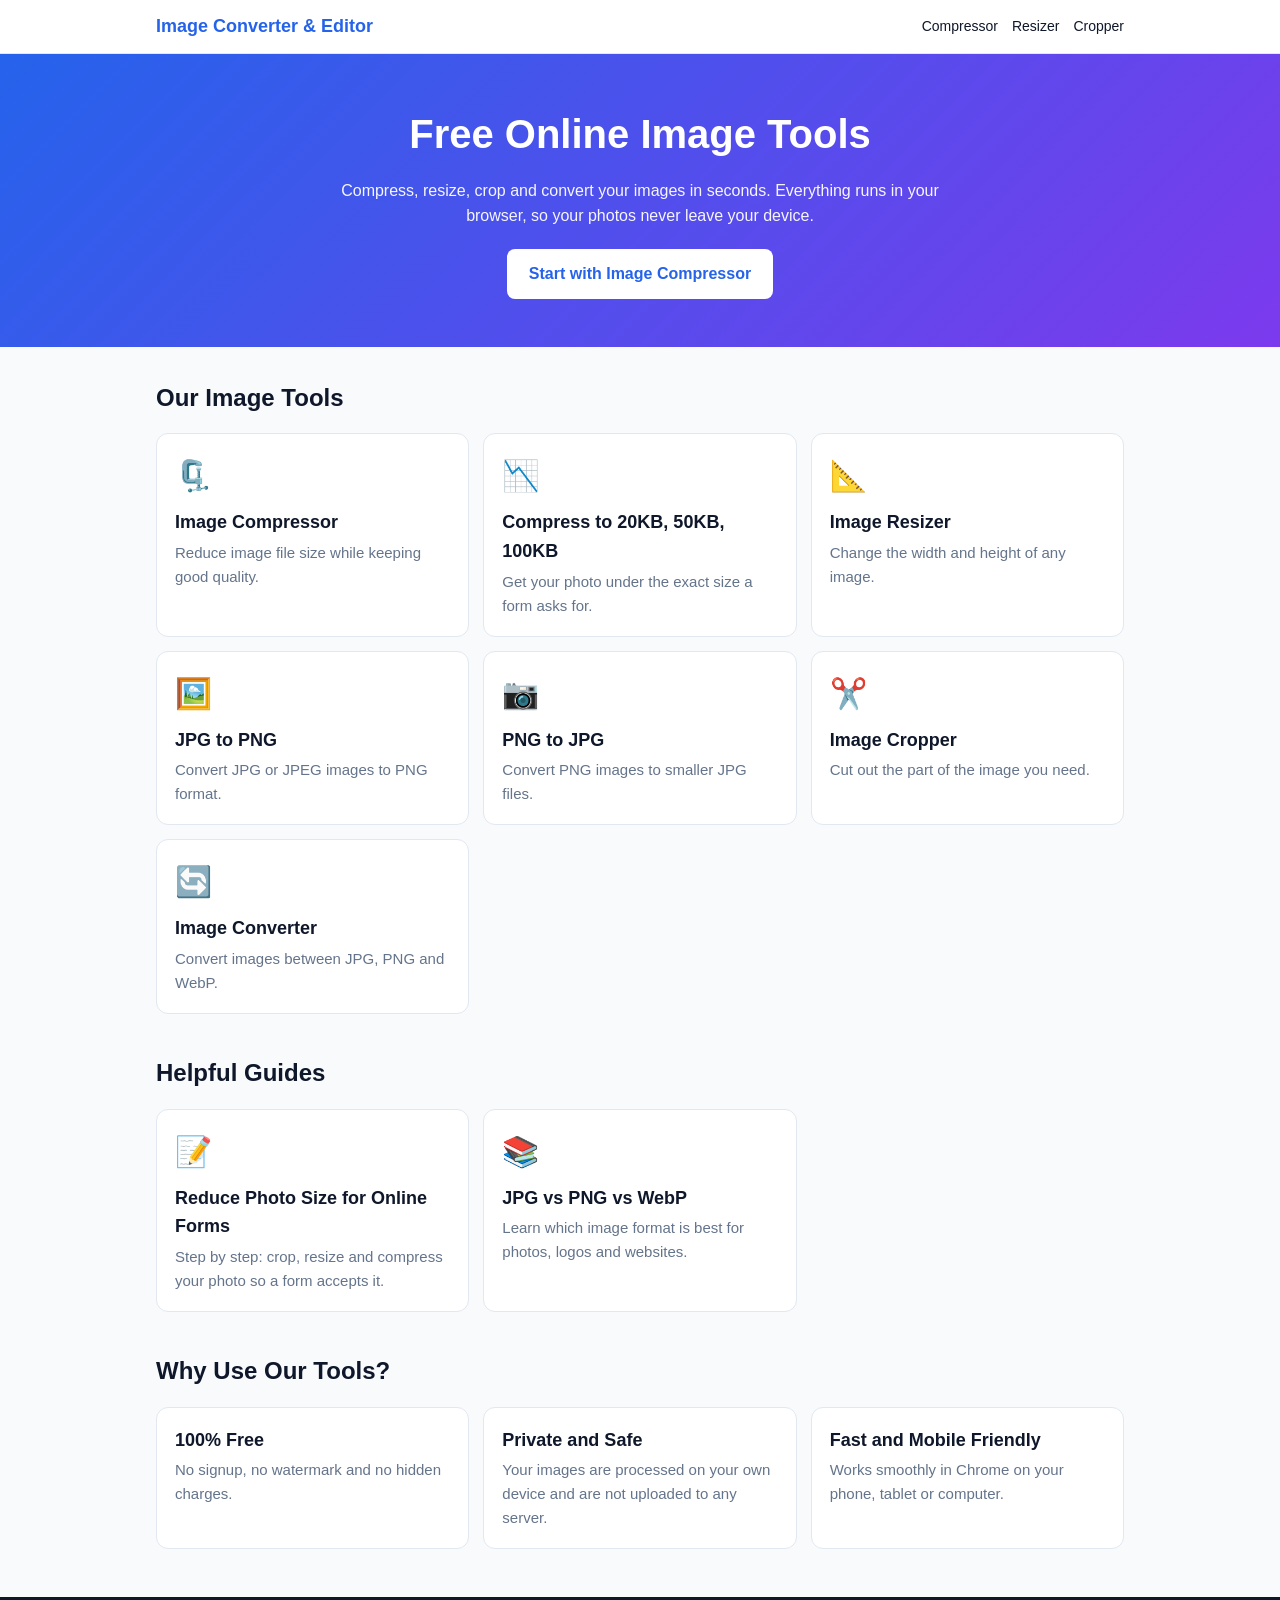
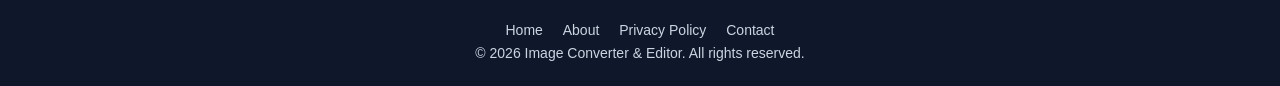
<file: index.html>
<!DOCTYPE html>
<html lang="en">
<head>
  <meta charset="UTF-8">
  <meta name="viewport" content="width=device-width, initial-scale=1">
  <title>Image Converter & Editor - Free Online Image Tools</title>
  <meta name="description" content="Free online image tools: compress, resize, crop and convert images like JPG to PNG and PNG to JPG. Compress a photo to 20KB, 50KB or 100KB. Fast, private and works on your phone.">
  <link rel="stylesheet" href="style.css">
</head>
<body>

  <header class="site-header">
    <div class="container header-inner">
      <a href="index.html" class="logo">Image Converter &amp; Editor</a>
      <nav class="nav">
        <a href="image-compressor.html">Compressor</a>
        <a href="image-resizer.html">Resizer</a>
        <a href="image-cropper.html">Cropper</a>
      </nav>
    </div>
  </header>

  <main>
    <section class="hero">
      <div class="container">
        <h1>Free Online Image Tools</h1>
        <p>Compress, resize, crop and convert your images in seconds. Everything runs in your browser, so your photos never leave your device.</p>
        <a href="image-compressor.html" class="btn">Start with Image Compressor</a>
      </div>
    </section>

    <section class="container section">
      <h2>Our Image Tools</h2>
      <div class="grid">

        <a class="card" href="image-compressor.html">
          <span class="icon">🗜️</span>
          <h3>Image Compressor</h3>
          <p>Reduce image file size while keeping good quality.</p>
        </a>

        <a class="card" href="compress-image-to-kb.html">
          <span class="icon">📉</span>
          <h3>Compress to 20KB, 50KB, 100KB</h3>
          <p>Get your photo under the exact size a form asks for.</p>
        </a>

        <a class="card" href="image-resizer.html">
          <span class="icon">📐</span>
          <h3>Image Resizer</h3>
          <p>Change the width and height of any image.</p>
        </a>

        <a class="card" href="jpg-to-png.html">
          <span class="icon">🖼️</span>
          <h3>JPG to PNG</h3>
          <p>Convert JPG or JPEG images to PNG format.</p>
        </a>

        <a class="card" href="png-to-jpg.html">
          <span class="icon">📷</span>
          <h3>PNG to JPG</h3>
          <p>Convert PNG images to smaller JPG files.</p>
        </a>

        <a class="card" href="image-cropper.html">
          <span class="icon">✂️</span>
          <h3>Image Cropper</h3>
          <p>Cut out the part of the image you need.</p>
        </a>

        <a class="card" href="image-converter.html">
          <span class="icon">🔄</span>
          <h3>Image Converter</h3>
          <p>Convert images between JPG, PNG and WebP.</p>
        </a>

      </div>
    </section>

    <section class="container section">
      <h2>Helpful Guides</h2>
      <div class="grid">

        <a class="card" href="reduce-photo-size-for-online-forms.html">
          <span class="icon">📝</span>
          <h3>Reduce Photo Size for Online Forms</h3>
          <p>Step by step: crop, resize and compress your photo so a form accepts it.</p>
        </a>

        <a class="card" href="jpg-vs-png-vs-webp.html">
          <span class="icon">📚</span>
          <h3>JPG vs PNG vs WebP</h3>
          <p>Learn which image format is best for photos, logos and websites.</p>
        </a>

      </div>
    </section>

    <section class="container section">
      <h2>Why Use Our Tools?</h2>
      <div class="grid">
        <div class="feature">
          <h3>100% Free</h3>
          <p>No signup, no watermark and no hidden charges.</p>
        </div>
        <div class="feature">
          <h3>Private and Safe</h3>
          <p>Your images are processed on your own device and are not uploaded to any server.</p>
        </div>
        <div class="feature">
          <h3>Fast and Mobile Friendly</h3>
          <p>Works smoothly in Chrome on your phone, tablet or computer.</p>
        </div>
      </div>
    </section>
  </main>

  <footer class="site-footer">
    <div class="container">
      <p>
        <a href="index.html">Home</a>
        <a href="about.html">About</a>
        <a href="privacy-policy.html">Privacy Policy</a>
        <a href="contact.html">Contact</a>
      </p>
      <p>&copy; 2026 Image Converter &amp; Editor. All rights reserved.</p>
    </div>
  </footer>

</body>
</html>
</file>
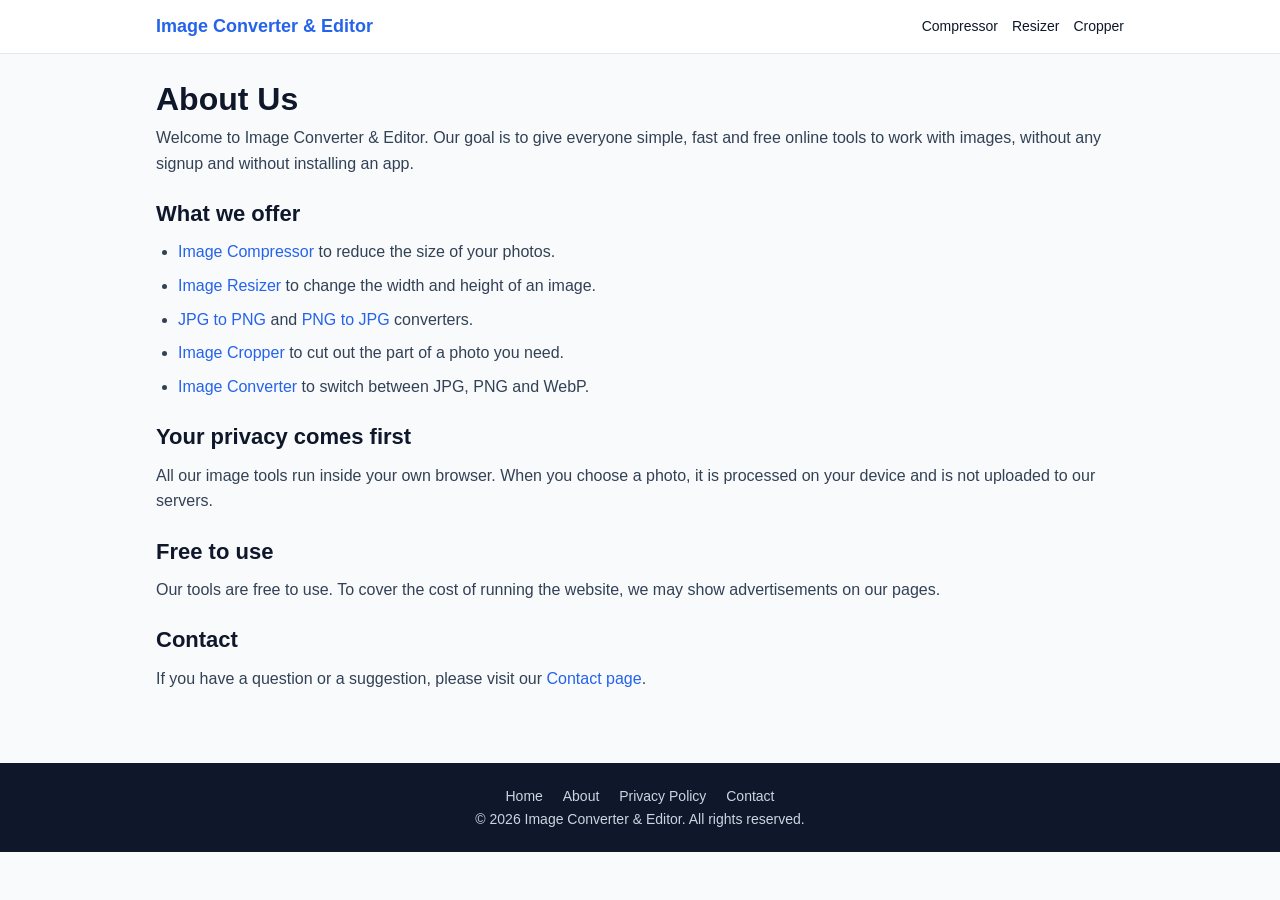
<file: about.html>
<!DOCTYPE html>
<html lang="en">
<head>
  <meta charset="UTF-8">
  <meta name="viewport" content="width=device-width, initial-scale=1">
  <title>About Us - Image Converter & Editor</title>
  <meta name="description" content="Learn about Image Converter & Editor, a free website with simple online image tools to compress, resize, crop and convert images.">
  <link rel="stylesheet" href="style.css">
</head>
<body>

  <header class="site-header">
    <div class="container header-inner">
      <a href="index.html" class="logo">Image Converter &amp; Editor</a>
      <nav class="nav">
        <a href="image-compressor.html">Compressor</a>
        <a href="image-resizer.html">Resizer</a>
        <a href="image-cropper.html">Cropper</a>
      </nav>
    </div>
  </header>

  <main class="container article">
    <h1 style="margin-top:20px;">About Us</h1>

    <p>Welcome to Image Converter &amp; Editor. Our goal is to give everyone simple, fast and free online tools to work with images, without any signup and without installing an app.</p>

    <h2>What we offer</h2>
    <ul>
      <li><a href="image-compressor.html" style="color:#2563eb;">Image Compressor</a> to reduce the size of your photos.</li>
      <li><a href="image-resizer.html" style="color:#2563eb;">Image Resizer</a> to change the width and height of an image.</li>
      <li><a href="jpg-to-png.html" style="color:#2563eb;">JPG to PNG</a> and <a href="png-to-jpg.html" style="color:#2563eb;">PNG to JPG</a> converters.</li>
      <li><a href="image-cropper.html" style="color:#2563eb;">Image Cropper</a> to cut out the part of a photo you need.</li>
      <li><a href="image-converter.html" style="color:#2563eb;">Image Converter</a> to switch between JPG, PNG and WebP.</li>
    </ul>

    <h2>Your privacy comes first</h2>
    <p>All our image tools run inside your own browser. When you choose a photo, it is processed on your device and is not uploaded to our servers.</p>

    <h2>Free to use</h2>
    <p>Our tools are free to use. To cover the cost of running the website, we may show advertisements on our pages.</p>

    <h2>Contact</h2>
    <p>If you have a question or a suggestion, please visit our <a href="contact.html" style="color:#2563eb;">Contact page</a>.</p>
  </main>

  <footer class="site-footer">
    <div class="container">
      <p>
        <a href="index.html">Home</a>
        <a href="about.html">About</a>
        <a href="privacy-policy.html">Privacy Policy</a>
        <a href="contact.html">Contact</a>
      </p>
      <p>&copy; 2026 Image Converter &amp; Editor. All rights reserved.</p>
    </div>
  </footer>

</body>
</html>
</file>
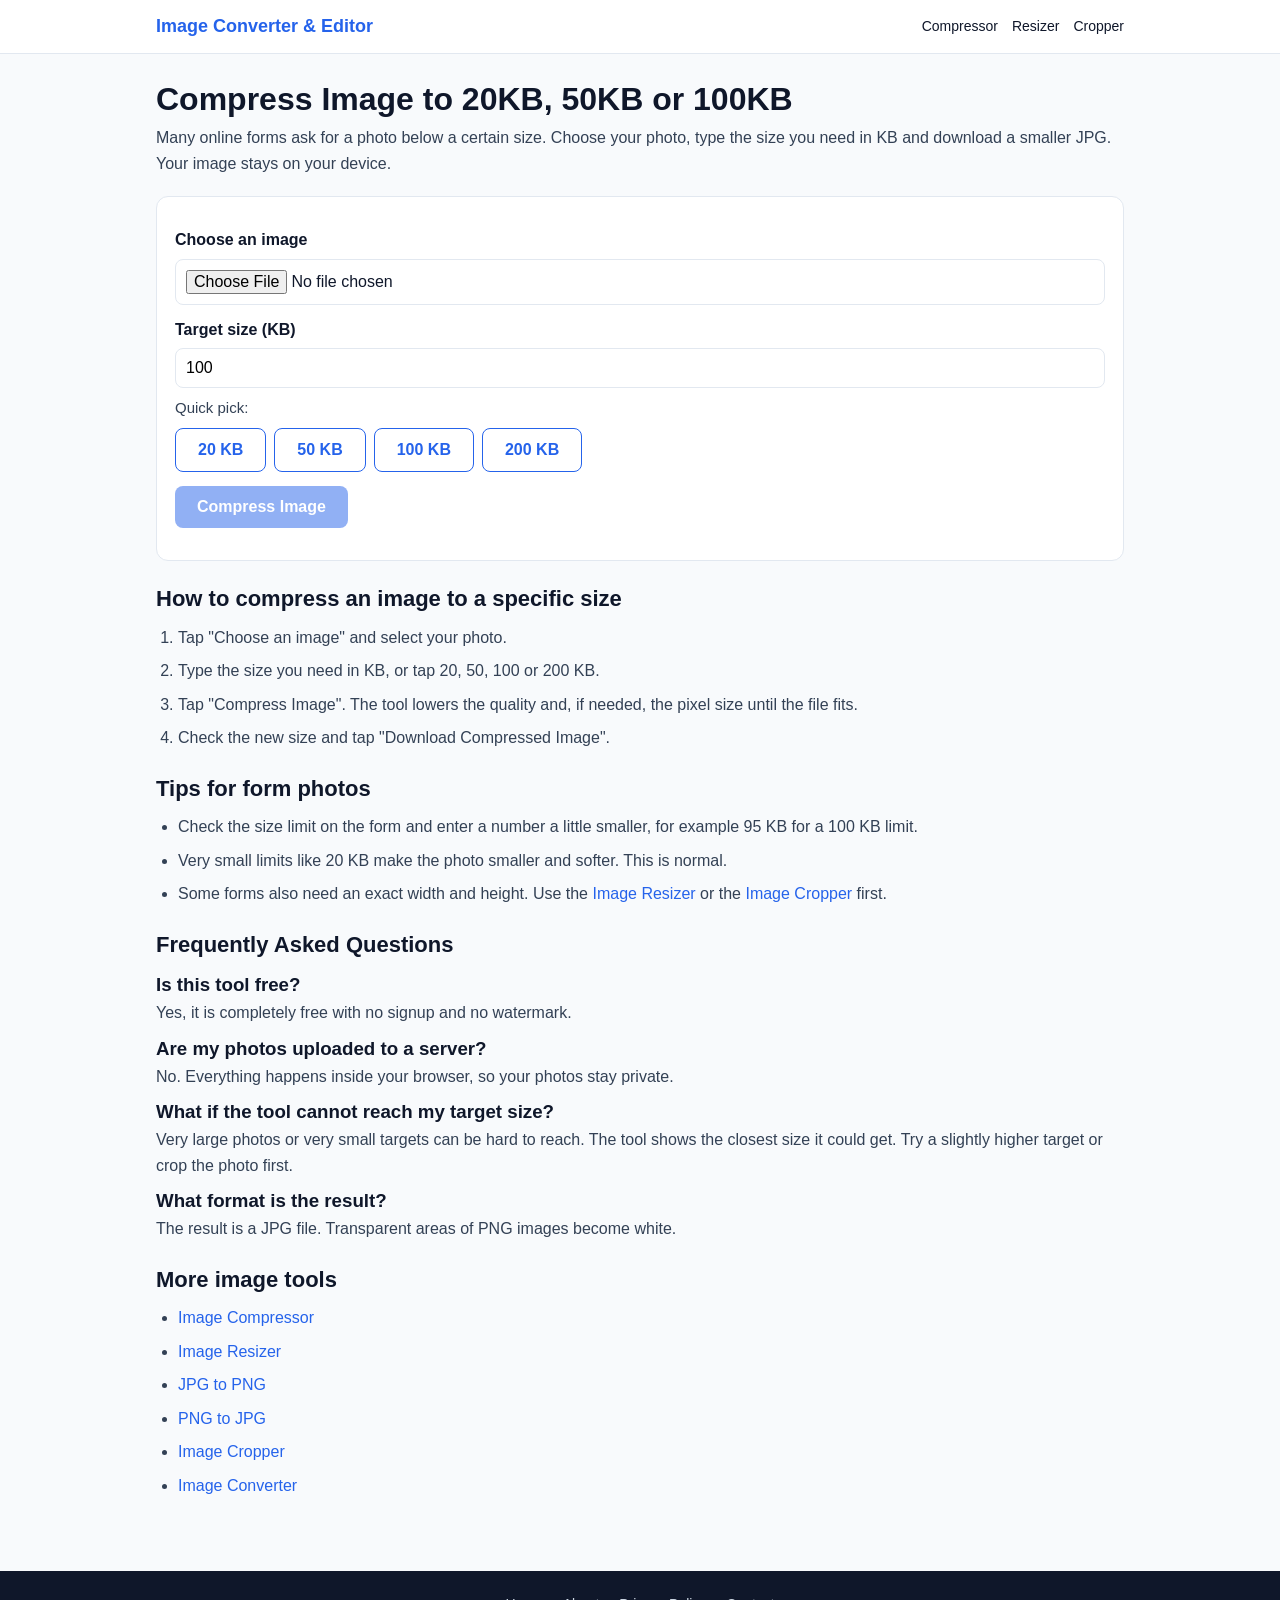
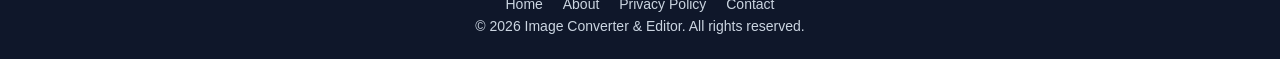
<file: compress-image-to-kb.html>
<!DOCTYPE html>
<html lang="en">
<head>
  <meta charset="UTF-8">
  <meta name="viewport" content="width=device-width, initial-scale=1">
  <title>Compress Image to 20KB, 50KB, 100KB - Free Online Tool</title>
  <meta name="description" content="Compress a JPG or PNG photo to an exact size like 20KB, 50KB or 100KB for free. Useful for online forms and exam photos. Works in your browser, no upload.">
  <link rel="stylesheet" href="style.css">
</head>
<body>

  <header class="site-header">
    <div class="container header-inner">
      <a href="index.html" class="logo">Image Converter &amp; Editor</a>
      <nav class="nav">
        <a href="image-compressor.html">Compressor</a>
        <a href="image-resizer.html">Resizer</a>
        <a href="image-cropper.html">Cropper</a>
      </nav>
    </div>
  </header>

  <main class="container article">
    <h1 style="margin-top:20px;">Compress Image to 20KB, 50KB or 100KB</h1>
    <p>Many online forms ask for a photo below a certain size. Choose your photo, type the size you need in KB and download a smaller JPG. Your image stays on your device.</p>

    <div class="tool-box">
      <label for="file">Choose an image</label>
      <input type="file" id="file" accept="image/*">

      <label for="target">Target size (KB)</label>
      <input type="number" id="target" min="5" max="5000" value="100">

      <p class="result" style="margin-top:8px;">Quick pick:</p>
      <div style="display:flex; flex-wrap:wrap; gap:8px;">
        <button type="button" class="btn" style="border:1px solid #2563eb;" data-kb="20">20 KB</button>
        <button type="button" class="btn" style="border:1px solid #2563eb;" data-kb="50">50 KB</button>
        <button type="button" class="btn" style="border:1px solid #2563eb;" data-kb="100">100 KB</button>
        <button type="button" class="btn" style="border:1px solid #2563eb;" data-kb="200">200 KB</button>
      </div>

      <button class="btn btn-primary" id="go" style="margin-top:14px;" disabled>Compress Image</button>

      <div class="result" id="result"></div>
      <img id="preview" alt="Compressed image preview" style="display:none;">
      <a id="download" class="btn btn-primary" style="display:none; margin-top:12px;" download="compressed.jpg">Download Compressed Image</a>
    </div>

    <h2>How to compress an image to a specific size</h2>
    <ol>
      <li>Tap "Choose an image" and select your photo.</li>
      <li>Type the size you need in KB, or tap 20, 50, 100 or 200 KB.</li>
      <li>Tap "Compress Image". The tool lowers the quality and, if needed, the pixel size until the file fits.</li>
      <li>Check the new size and tap "Download Compressed Image".</li>
    </ol>

    <h2>Tips for form photos</h2>
    <ul>
      <li>Check the size limit on the form and enter a number a little smaller, for example 95 KB for a 100 KB limit.</li>
      <li>Very small limits like 20 KB make the photo smaller and softer. This is normal.</li>
      <li>Some forms also need an exact width and height. Use the <a href="image-resizer.html" style="color:#2563eb;">Image Resizer</a> or the <a href="image-cropper.html" style="color:#2563eb;">Image Cropper</a> first.</li>
    </ul>

    <h2>Frequently Asked Questions</h2>
    <h3>Is this tool free?</h3>
    <p>Yes, it is completely free with no signup and no watermark.</p>
    <h3>Are my photos uploaded to a server?</h3>
    <p>No. Everything happens inside your browser, so your photos stay private.</p>
    <h3>What if the tool cannot reach my target size?</h3>
    <p>Very large photos or very small targets can be hard to reach. The tool shows the closest size it could get. Try a slightly higher target or crop the photo first.</p>
    <h3>What format is the result?</h3>
    <p>The result is a JPG file. Transparent areas of PNG images become white.</p>

    <h2>More image tools</h2>
    <ul>
      <li><a href="image-compressor.html" style="color:#2563eb;">Image Compressor</a></li>
      <li><a href="image-resizer.html" style="color:#2563eb;">Image Resizer</a></li>
      <li><a href="jpg-to-png.html" style="color:#2563eb;">JPG to PNG</a></li>
      <li><a href="png-to-jpg.html" style="color:#2563eb;">PNG to JPG</a></li>
      <li><a href="image-cropper.html" style="color:#2563eb;">Image Cropper</a></li>
      <li><a href="image-converter.html" style="color:#2563eb;">Image Converter</a></li>
    </ul>
  </main>

  <footer class="site-footer">
    <div class="container">
      <p>
        <a href="index.html">Home</a>
        <a href="about.html">About</a>
        <a href="privacy-policy.html">Privacy Policy</a>
        <a href="contact.html">Contact</a>
      </p>
      <p>&copy; 2026 Image Converter &amp; Editor. All rights reserved.</p>
    </div>
  </footer>

  <script>
    var fileInput = document.getElementById('file');
    var targetInput = document.getElementById('target');
    var goBtn = document.getElementById('go');
    var result = document.getElementById('result');
    var preview = document.getElementById('preview');
    var download = document.getElementById('download');
    var currentFile = null;

    function formatSize(bytes) {
      if (bytes < 1024) return bytes + ' B';
      if (bytes < 1048576) return (bytes / 1024).toFixed(1) + ' KB';
      return (bytes / 1048576).toFixed(2) + ' MB';
    }

    function toBlobP(canvas, q) {
      return new Promise(function (resolve) {
        canvas.toBlob(function (b) { resolve(b); }, 'image/jpeg', q);
      });
    }

    function loadImage(file) {
      return new Promise(function (resolve, reject) {
        var url = URL.createObjectURL(file);
        var img = new Image();
        img.onload = function () { URL.revokeObjectURL(url); resolve(img); };
        img.onerror = function () { URL.revokeObjectURL(url); reject(new Error('bad image')); };
        img.src = url;
      });
    }

    async function compressTo(img, targetBytes) {
      var scales = [1, 0.85, 0.7, 0.55, 0.45, 0.35, 0.28, 0.2];
      for (var i = 0; i < scales.length; i++) {
        var s = scales[i];
        var w = Math.max(1, Math.round(img.naturalWidth * s));
        var h = Math.max(1, Math.round(img.naturalHeight * s));
        var canvas = document.createElement('canvas');
        canvas.width = w;
        canvas.height = h;
        var ctx = canvas.getContext('2d');
        ctx.fillStyle = '#ffffff';
        ctx.fillRect(0, 0, w, h);
        ctx.drawImage(img, 0, 0, w, h);

        var last = (i === scales.length - 1);
        var minQ = last ? 0.1 : 0.5;
        var blob = await toBlobP(canvas, minQ);
        if (!blob) continue;

        if (blob.size > targetBytes) {
          if (last) { return { blob: blob, w: w, h: h, ok: false }; }
          continue;
        }

        var lo = minQ, hi = 0.95, good = blob;
        for (var k = 0; k < 6; k++) {
          var mid = (lo + hi) / 2;
          var b = await toBlobP(canvas, mid);
          if (b && b.size <= targetBytes) { good = b; lo = mid; } else { hi = mid; }
        }
        return { blob: good, w: w, h: h, ok: true };
      }
      return null;
    }

    document.querySelectorAll('[data-kb]').forEach(function (btn) {
      btn.addEventListener('click', function () {
        targetInput.value = btn.getAttribute('data-kb');
      });
    });

    fileInput.addEventListener('change', function () {
      currentFile = fileInput.files[0] || null;
      goBtn.disabled = !currentFile;
      preview.style.display = 'none';
      download.style.display = 'none';
      if (currentFile) {
        result.textContent = 'Selected: ' + currentFile.name + ' (' + formatSize(currentFile.size) + ')';
      } else {
        result.textContent = '';
      }
    });

    goBtn.addEventListener('click', async function () {
      if (!currentFile) return;
      var kb = parseFloat(targetInput.value);
      if (!kb || kb < 5 || kb > 5000) {
        result.textContent = 'Please enter a target size between 5 and 5000 KB.';
        return;
      }
      goBtn.disabled = true;
      preview.style.display = 'none';
      download.style.display = 'none';
      result.textContent = 'Compressing... please wait.';

      try {
        var img = await loadImage(currentFile);
        var res = await compressTo(img, Math.floor(kb * 1024));
        if (!res || !res.blob) {
          result.textContent = 'Sorry, this image could not be compressed.';
          goBtn.disabled = false;
          return;
        }
        var newUrl = URL.createObjectURL(res.blob);
        var baseName = currentFile.name.replace(/\.[^.]+$/, '');
        preview.src = newUrl;
        preview.style.display = 'block';
        download.href = newUrl;
        download.download = baseName + '-' + Math.round(kb) + 'kb.jpg';
        download.style.display = 'inline-block';

        var text = 'Original: ' + formatSize(currentFile.size) +
                   ' | New: ' + formatSize(res.blob.size) +
                   ' | Image size: ' + res.w + ' x ' + res.h + ' pixels';
        if (!res.ok) {
          text += ' | Could not reach ' + Math.round(kb) + ' KB. This is the closest size. Try a higher target.';
        } else if (res.w < img.naturalWidth) {
          text += ' | The pixel size was reduced to reach your target.';
        }
        result.textContent = text;
      } catch (e) {
        result.textContent = 'Sorry, this file is not a valid image.';
      }
      goBtn.disabled = false;
    });
  </script>

</body>
</html>
</file>
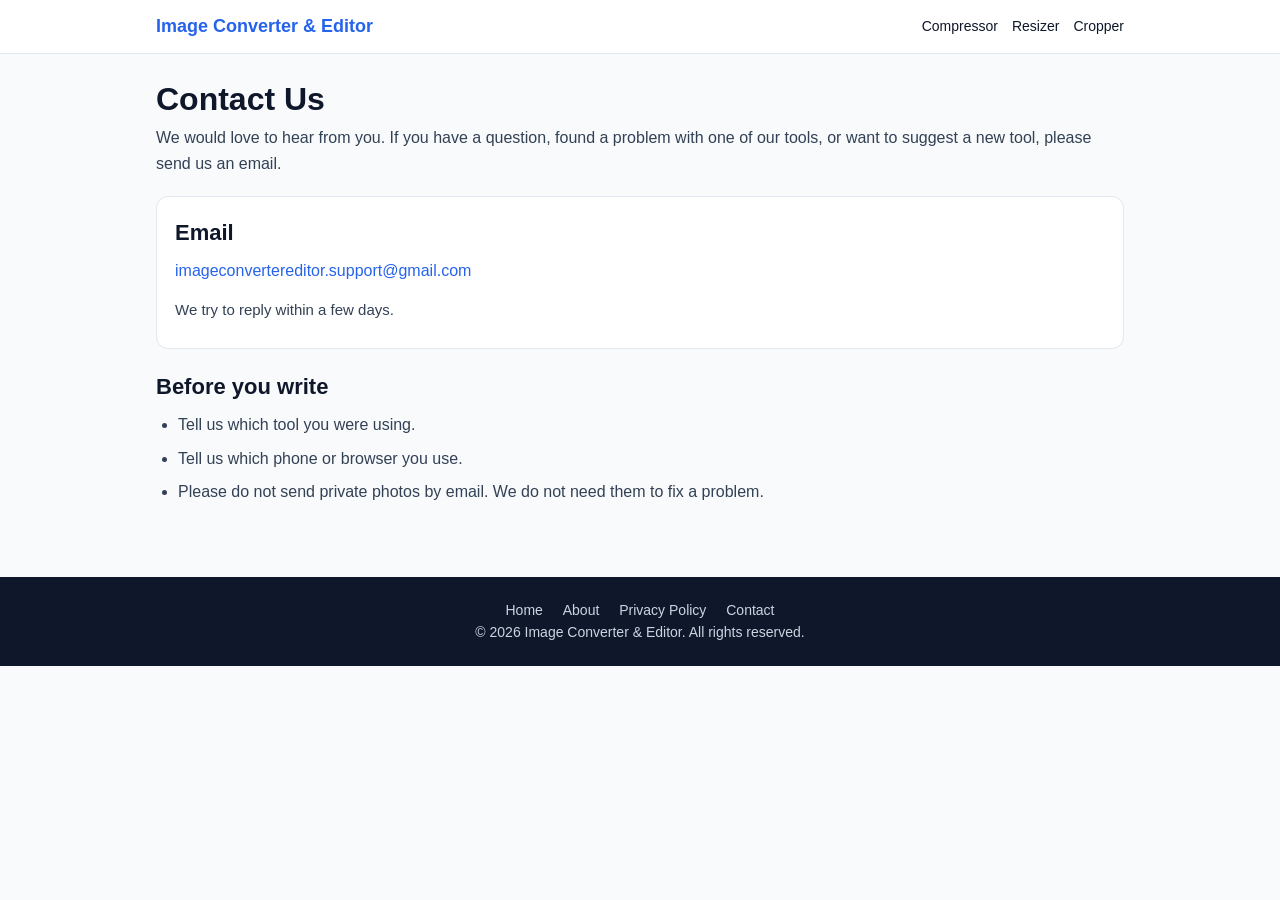
<file: contact.html>
<!DOCTYPE html>
<html lang="en">
<head>
  <meta charset="UTF-8">
  <meta name="viewport" content="width=device-width, initial-scale=1">
  <title>Contact Us - Image Converter & Editor</title>
  <meta name="description" content="Contact Image Converter & Editor. Send us your questions, feedback or suggestions for new image tools.">
  <link rel="stylesheet" href="style.css">
</head>
<body>

  <header class="site-header">
    <div class="container header-inner">
      <a href="index.html" class="logo">Image Converter &amp; Editor</a>
      <nav class="nav">
        <a href="image-compressor.html">Compressor</a>
        <a href="image-resizer.html">Resizer</a>
        <a href="image-cropper.html">Cropper</a>
      </nav>
    </div>
  </header>

  <main class="container article">
    <h1 style="margin-top:20px;">Contact Us</h1>

    <p>We would love to hear from you. If you have a question, found a problem with one of our tools, or want to suggest a new tool, please send us an email.</p>

    <div class="tool-box">
      <h2 style="margin-top:0;">Email</h2>
      <p><a href="mailto:imageconvertereditor.support@gmail.com" style="color:#2563eb;">imageconvertereditor.support@gmail.com</a></p>
      <p class="result">We try to reply within a few days.</p>
    </div>

    <h2>Before you write</h2>
    <ul>
      <li>Tell us which tool you were using.</li>
      <li>Tell us which phone or browser you use.</li>
      <li>Please do not send private photos by email. We do not need them to fix a problem.</li>
    </ul>
  </main>

  <footer class="site-footer">
    <div class="container">
      <p>
        <a href="index.html">Home</a>
        <a href="about.html">About</a>
        <a href="privacy-policy.html">Privacy Policy</a>
        <a href="contact.html">Contact</a>
      </p>
      <p>&copy; 2026 Image Converter &amp; Editor. All rights reserved.</p>
    </div>
  </footer>

</body>
</html>
</file>
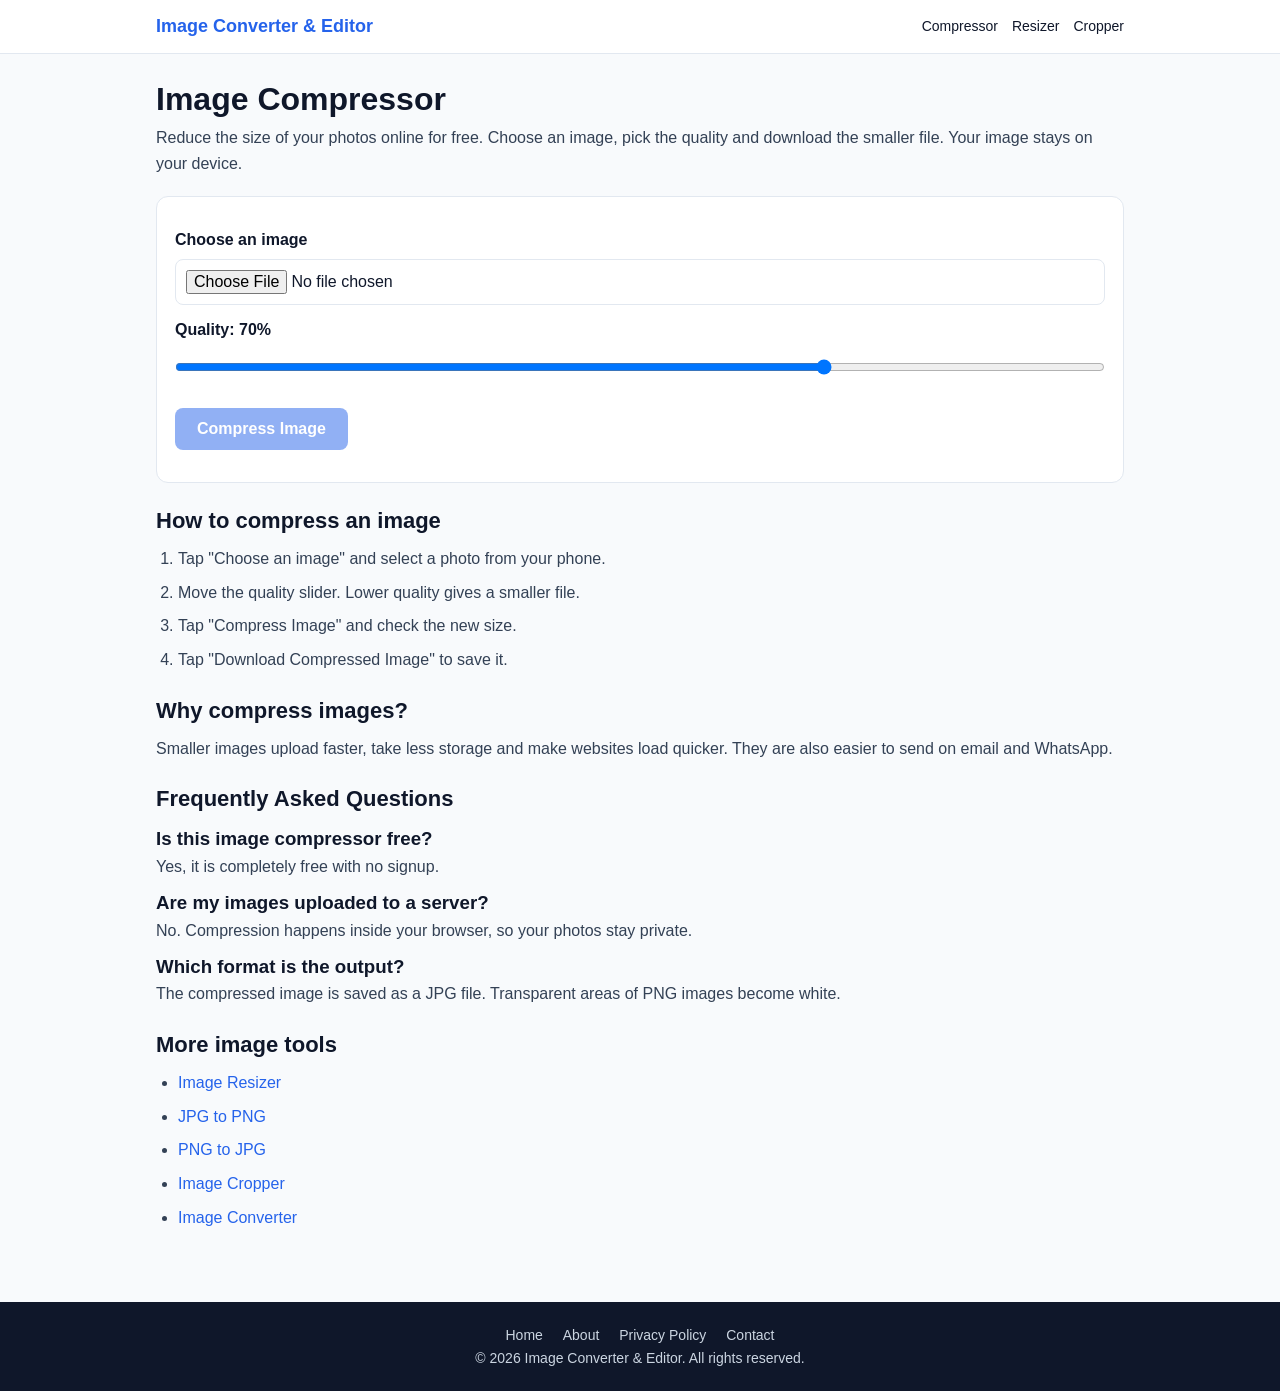
<file: image-compressor.html>
<!DOCTYPE html>
<html lang="en">
<head>
  <meta charset="UTF-8">
  <meta name="viewport" content="width=device-width, initial-scale=1">
  <title>Image Compressor - Compress Images Online Free</title>
  <meta name="description" content="Compress JPG, PNG and WebP images online for free. Reduce image file size in seconds right in your browser. No upload, no signup.">
  <link rel="stylesheet" href="style.css">
</head>
<body>

  <header class="site-header">
    <div class="container header-inner">
      <a href="index.html" class="logo">Image Converter &amp; Editor</a>
      <nav class="nav">
        <a href="image-compressor.html">Compressor</a>
        <a href="image-resizer.html">Resizer</a>
        <a href="image-cropper.html">Cropper</a>
      </nav>
    </div>
  </header>

  <main class="container article">
    <h1 style="margin-top:20px;">Image Compressor</h1>
    <p>Reduce the size of your photos online for free. Choose an image, pick the quality and download the smaller file. Your image stays on your device.</p>

    <div class="tool-box">
      <label for="file">Choose an image</label>
      <input type="file" id="file" accept="image/*">

      <label for="quality">Quality: <span id="qval">70</span>%</label>
      <input type="range" id="quality" min="10" max="95" value="70">

      <button class="btn btn-primary" id="go" style="margin-top:14px;" disabled>Compress Image</button>

      <div class="result" id="result"></div>
      <img id="preview" alt="Compressed image preview" style="display:none;">
      <a id="download" class="btn btn-primary" style="display:none; margin-top:12px;" download="compressed.jpg">Download Compressed Image</a>
    </div>

    <h2>How to compress an image</h2>
    <ol>
      <li>Tap "Choose an image" and select a photo from your phone.</li>
      <li>Move the quality slider. Lower quality gives a smaller file.</li>
      <li>Tap "Compress Image" and check the new size.</li>
      <li>Tap "Download Compressed Image" to save it.</li>
    </ol>

    <h2>Why compress images?</h2>
    <p>Smaller images upload faster, take less storage and make websites load quicker. They are also easier to send on email and WhatsApp.</p>

    <h2>Frequently Asked Questions</h2>
    <h3>Is this image compressor free?</h3>
    <p>Yes, it is completely free with no signup.</p>
    <h3>Are my images uploaded to a server?</h3>
    <p>No. Compression happens inside your browser, so your photos stay private.</p>
    <h3>Which format is the output?</h3>
    <p>The compressed image is saved as a JPG file. Transparent areas of PNG images become white.</p>

    <h2>More image tools</h2>
    <ul>
      <li><a href="image-resizer.html" style="color:#2563eb;">Image Resizer</a></li>
      <li><a href="jpg-to-png.html" style="color:#2563eb;">JPG to PNG</a></li>
      <li><a href="png-to-jpg.html" style="color:#2563eb;">PNG to JPG</a></li>
      <li><a href="image-cropper.html" style="color:#2563eb;">Image Cropper</a></li>
      <li><a href="image-converter.html" style="color:#2563eb;">Image Converter</a></li>
    </ul>
  </main>

  <footer class="site-footer">
    <div class="container">
      <p>
        <a href="index.html">Home</a>
        <a href="about.html">About</a>
        <a href="privacy-policy.html">Privacy Policy</a>
        <a href="contact.html">Contact</a>
      </p>
      <p>&copy; 2026 Image Converter &amp; Editor. All rights reserved.</p>
    </div>
  </footer>

  <script>
    var fileInput = document.getElementById('file');
    var quality = document.getElementById('quality');
    var qval = document.getElementById('qval');
    var goBtn = document.getElementById('go');
    var result = document.getElementById('result');
    var preview = document.getElementById('preview');
    var download = document.getElementById('download');
    var currentFile = null;

    function formatSize(bytes) {
      if (bytes < 1024) return bytes + ' B';
      if (bytes < 1048576) return (bytes / 1024).toFixed(1) + ' KB';
      return (bytes / 1048576).toFixed(2) + ' MB';
    }

    quality.addEventListener('input', function () {
      qval.textContent = quality.value;
    });

    fileInput.addEventListener('change', function () {
      currentFile = fileInput.files[0] || null;
      goBtn.disabled = !currentFile;
      preview.style.display = 'none';
      download.style.display = 'none';
      if (currentFile) {
        result.textContent = 'Selected: ' + currentFile.name + ' (' + formatSize(currentFile.size) + ')';
      } else {
        result.textContent = '';
      }
    });

    goBtn.addEventListener('click', function () {
      if (!currentFile) return;
      result.textContent = 'Compressing...';
      var url = URL.createObjectURL(currentFile);
      var img = new Image();

      img.onload = function () {
        var canvas = document.createElement('canvas');
        canvas.width = img.naturalWidth;
        canvas.height = img.naturalHeight;
        var ctx = canvas.getContext('2d');
        ctx.fillStyle = '#ffffff';
        ctx.fillRect(0, 0, canvas.width, canvas.height);
        ctx.drawImage(img, 0, 0);
        URL.revokeObjectURL(url);

        canvas.toBlob(function (blob) {
          if (!blob) {
            result.textContent = 'Sorry, this image could not be compressed.';
            return;
          }
          var newUrl = URL.createObjectURL(blob);
          var baseName = currentFile.name.replace(/\.[^.]+$/, '');
          preview.src = newUrl;
          preview.style.display = 'block';
          download.href = newUrl;
          download.download = baseName + '-compressed.jpg';
          download.style.display = 'inline-block';

          var saved = Math.round((1 - blob.size / currentFile.size) * 100);
          var text = 'Original: ' + formatSize(currentFile.size) +
                     ' | New: ' + formatSize(blob.size);
          if (saved > 0) {
            text += ' | You saved ' + saved + '%';
          } else {
            text += ' | This image is already small. Try a lower quality.';
          }
          result.textContent = text;
        }, 'image/jpeg', quality.value / 100);
      };

      img.onerror = function () {
        result.textContent = 'Sorry, this file is not a valid image.';
      };

      img.src = url;
    });
  </script>

</body>
</html>
</file>
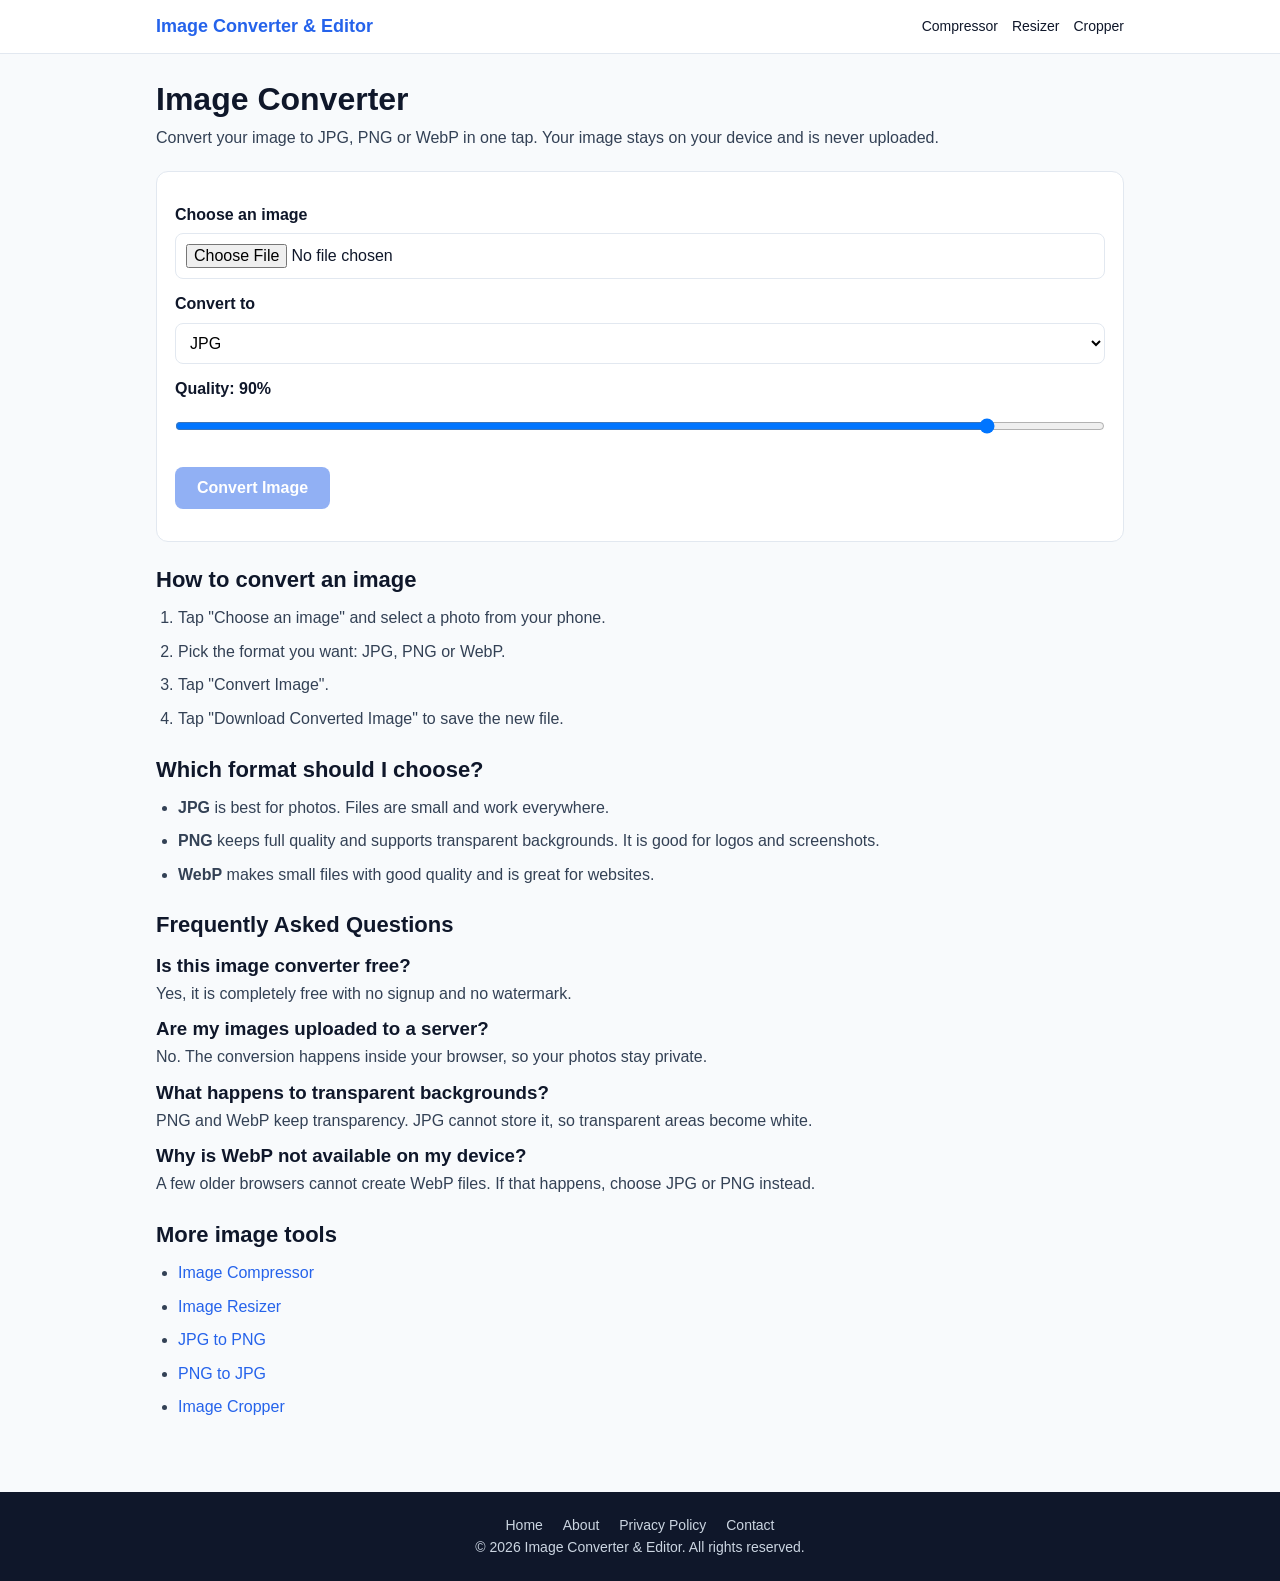
<file: image-converter.html>
<!DOCTYPE html>
<html lang="en">
<head>
  <meta charset="UTF-8">
  <meta name="viewport" content="width=device-width, initial-scale=1">
  <title>Image Converter - Convert JPG, PNG and WebP Online Free</title>
  <meta name="description" content="Convert images between JPG, PNG and WebP online for free. Fast, private and works in your browser. No upload, no signup.">
  <link rel="stylesheet" href="style.css">
</head>
<body>

  <header class="site-header">
    <div class="container header-inner">
      <a href="index.html" class="logo">Image Converter &amp; Editor</a>
      <nav class="nav">
        <a href="image-compressor.html">Compressor</a>
        <a href="image-resizer.html">Resizer</a>
        <a href="image-cropper.html">Cropper</a>
      </nav>
    </div>
  </header>

  <main class="container article">
    <h1 style="margin-top:20px;">Image Converter</h1>
    <p>Convert your image to JPG, PNG or WebP in one tap. Your image stays on your device and is never uploaded.</p>

    <div class="tool-box">
      <label for="file">Choose an image</label>
      <input type="file" id="file" accept="image/*">

      <label for="format">Convert to</label>
      <select id="format">
        <option value="image/jpeg">JPG</option>
        <option value="image/png">PNG</option>
        <option value="image/webp">WebP</option>
      </select>

      <div id="qbox">
        <label for="quality">Quality: <span id="qval">90</span>%</label>
        <input type="range" id="quality" min="10" max="100" value="90">
      </div>

      <button class="btn btn-primary" id="go" style="margin-top:14px;" disabled>Convert Image</button>

      <div class="result" id="result"></div>
      <img id="preview" alt="Converted image preview" style="display:none;">
      <a id="download" class="btn btn-primary" style="display:none; margin-top:12px;" download="converted.jpg">Download Converted Image</a>
    </div>

    <h2>How to convert an image</h2>
    <ol>
      <li>Tap "Choose an image" and select a photo from your phone.</li>
      <li>Pick the format you want: JPG, PNG or WebP.</li>
      <li>Tap "Convert Image".</li>
      <li>Tap "Download Converted Image" to save the new file.</li>
    </ol>

    <h2>Which format should I choose?</h2>
    <ul>
      <li><strong>JPG</strong> is best for photos. Files are small and work everywhere.</li>
      <li><strong>PNG</strong> keeps full quality and supports transparent backgrounds. It is good for logos and screenshots.</li>
      <li><strong>WebP</strong> makes small files with good quality and is great for websites.</li>
    </ul>

    <h2>Frequently Asked Questions</h2>
    <h3>Is this image converter free?</h3>
    <p>Yes, it is completely free with no signup and no watermark.</p>
    <h3>Are my images uploaded to a server?</h3>
    <p>No. The conversion happens inside your browser, so your photos stay private.</p>
    <h3>What happens to transparent backgrounds?</h3>
    <p>PNG and WebP keep transparency. JPG cannot store it, so transparent areas become white.</p>
    <h3>Why is WebP not available on my device?</h3>
    <p>A few older browsers cannot create WebP files. If that happens, choose JPG or PNG instead.</p>

    <h2>More image tools</h2>
    <ul>
      <li><a href="image-compressor.html" style="color:#2563eb;">Image Compressor</a></li>
      <li><a href="image-resizer.html" style="color:#2563eb;">Image Resizer</a></li>
      <li><a href="jpg-to-png.html" style="color:#2563eb;">JPG to PNG</a></li>
      <li><a href="png-to-jpg.html" style="color:#2563eb;">PNG to JPG</a></li>
      <li><a href="image-cropper.html" style="color:#2563eb;">Image Cropper</a></li>
    </ul>
  </main>

  <footer class="site-footer">
    <div class="container">
      <p>
        <a href="index.html">Home</a>
        <a href="about.html">About</a>
        <a href="privacy-policy.html">Privacy Policy</a>
        <a href="contact.html">Contact</a>
      </p>
      <p>&copy; 2026 Image Converter &amp; Editor. All rights reserved.</p>
    </div>
  </footer>

  <script>
    var fileInput = document.getElementById('file');
    var formatSel = document.getElementById('format');
    var qbox = document.getElementById('qbox');
    var quality = document.getElementById('quality');
    var qval = document.getElementById('qval');
    var goBtn = document.getElementById('go');
    var result = document.getElementById('result');
    var preview = document.getElementById('preview');
    var download = document.getElementById('download');
    var currentFile = null;

    function formatSize(bytes) {
      if (bytes < 1024) return bytes + ' B';
      if (bytes < 1048576) return (bytes / 1024).toFixed(1) + ' KB';
      return (bytes / 1048576).toFixed(2) + ' MB';
    }

    function updateQualityBox() {
      qbox.style.display = formatSel.value === 'image/png' ? 'none' : 'block';
    }
    updateQualityBox();

    formatSel.addEventListener('change', function () {
      updateQualityBox();
      preview.style.display = 'none';
      download.style.display = 'none';
    });

    quality.addEventListener('input', function () {
      qval.textContent = quality.value;
    });

    fileInput.addEventListener('change', function () {
      currentFile = fileInput.files[0] || null;
      goBtn.disabled = !currentFile;
      preview.style.display = 'none';
      download.style.display = 'none';
      if (currentFile) {
        result.textContent = 'Selected: ' + currentFile.name + ' (' + formatSize(currentFile.size) + ')';
      } else {
        result.textContent = '';
      }
    });

    goBtn.addEventListener('click', function () {
      if (!currentFile) return;
      result.textContent = 'Converting...';
      var wanted = formatSel.value;
      var url = URL.createObjectURL(currentFile);
      var img = new Image();

      img.onload = function () {
        var canvas = document.createElement('canvas');
        canvas.width = img.naturalWidth;
        canvas.height = img.naturalHeight;
        var ctx = canvas.getContext('2d');
        if (wanted === 'image/jpeg') {
          ctx.fillStyle = '#ffffff';
          ctx.fillRect(0, 0, canvas.width, canvas.height);
        }
        ctx.drawImage(img, 0, 0);
        URL.revokeObjectURL(url);

        canvas.toBlob(function (blob) {
          if (!blob) {
            result.textContent = 'Sorry, this image could not be converted.';
            return;
          }
          if (blob.type !== wanted) {
            result.textContent = 'Your browser cannot create this format. Please choose JPG or PNG.';
            return;
          }
          var newUrl = URL.createObjectURL(blob);
          var ext = wanted === 'image/png' ? 'png' : (wanted === 'image/webp' ? 'webp' : 'jpg');
          var baseName = currentFile.name.replace(/\.[^.]+$/, '');
          preview.src = newUrl;
          preview.style.display = 'block';
          download.href = newUrl;
          download.download = baseName + '.' + ext;
          download.style.display = 'inline-block';
          result.textContent = 'Done! Original: ' + formatSize(currentFile.size) +
                               ' | New: ' + formatSize(blob.size);
        }, wanted, quality.value / 100);
      };

      img.onerror = function () {
        result.textContent = 'Sorry, this file is not a valid image.';
      };

      img.src = url;
    });
  </script>

</body>
</html>
</file>
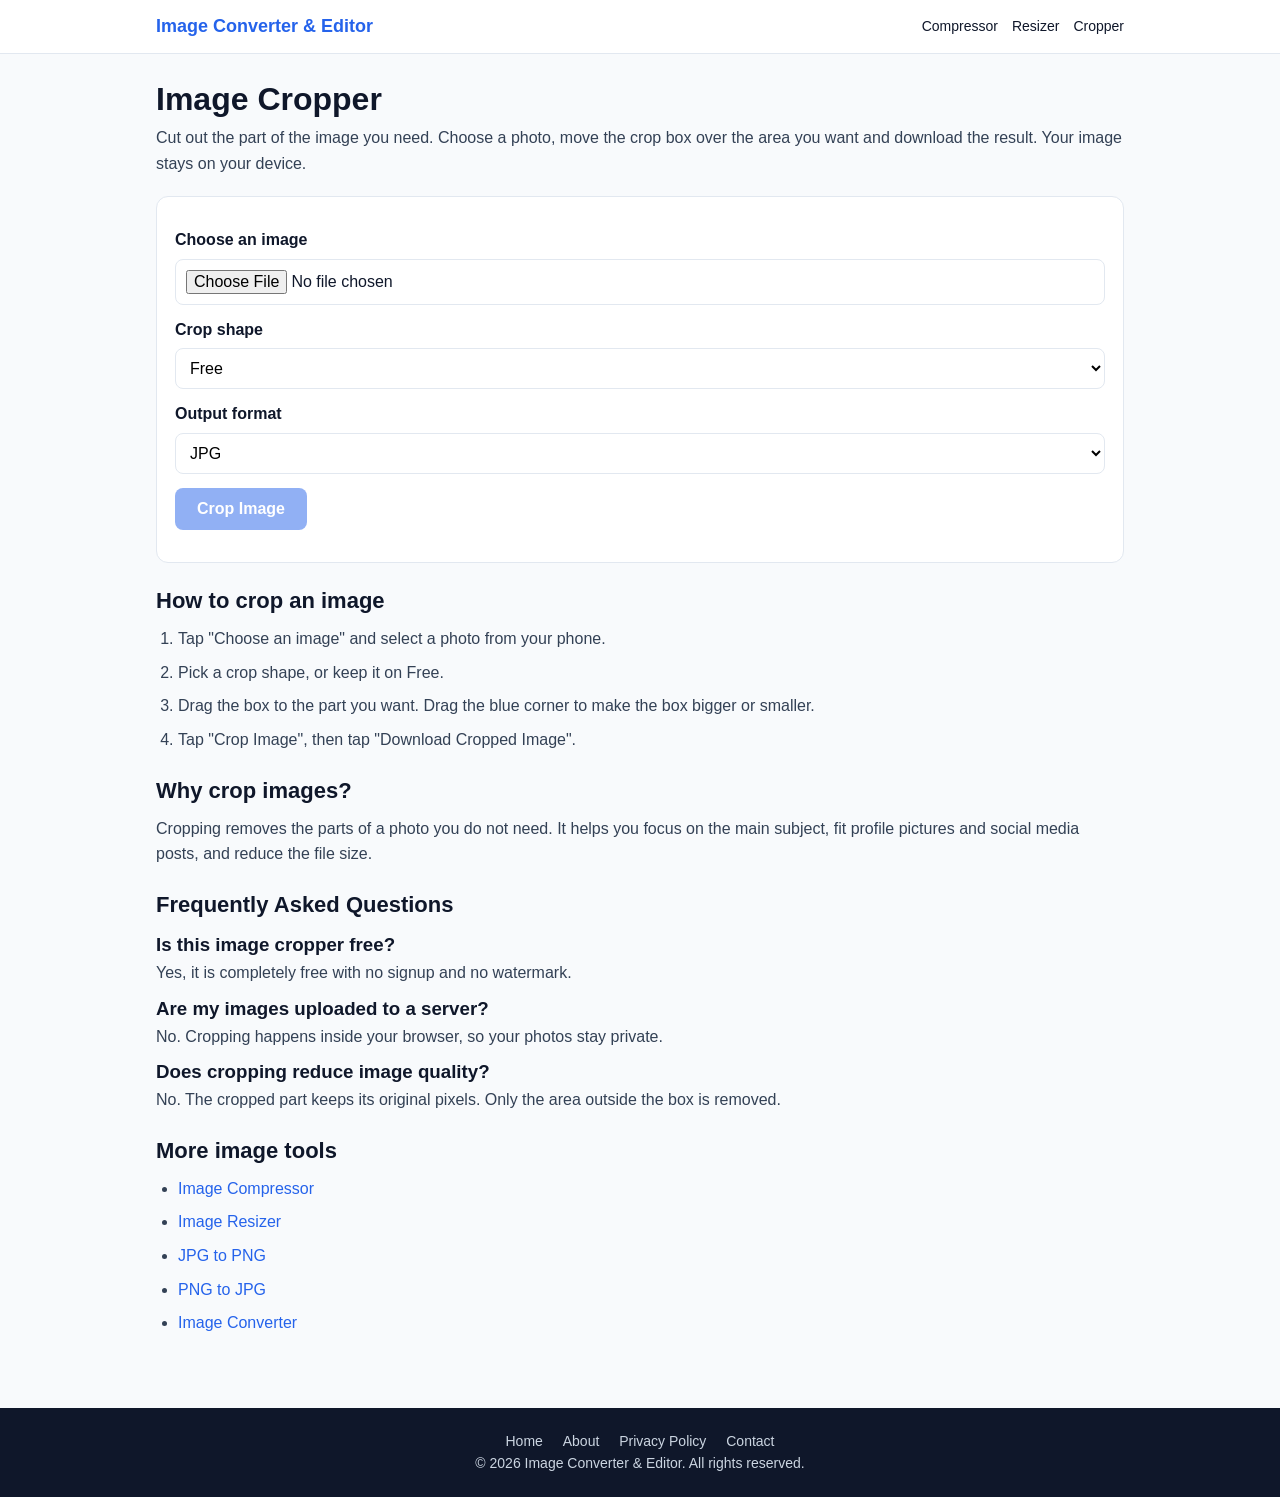
<file: image-cropper.html>
<!DOCTYPE html>
<html lang="en">
<head>
  <meta charset="UTF-8">
  <meta name="viewport" content="width=device-width, initial-scale=1">
  <title>Image Cropper - Crop Images Online Free</title>
  <meta name="description" content="Crop JPG, PNG and WebP images online for free. Choose the area you want and download the cropped image. No upload, no signup.">
  <link rel="stylesheet" href="style.css">
</head>
<body>

  <header class="site-header">
    <div class="container header-inner">
      <a href="index.html" class="logo">Image Converter &amp; Editor</a>
      <nav class="nav">
        <a href="image-compressor.html">Compressor</a>
        <a href="image-resizer.html">Resizer</a>
        <a href="image-cropper.html">Cropper</a>
      </nav>
    </div>
  </header>

  <main class="container article">
    <h1 style="margin-top:20px;">Image Cropper</h1>
    <p>Cut out the part of the image you need. Choose a photo, move the crop box over the area you want and download the result. Your image stays on your device.</p>

    <div class="tool-box">
      <label for="file">Choose an image</label>
      <input type="file" id="file" accept="image/*">

      <label for="aspect">Crop shape</label>
      <select id="aspect">
        <option value="0">Free</option>
        <option value="1">Square (1:1)</option>
        <option value="1.3333">4:3</option>
        <option value="1.7778">16:9</option>
      </select>

      <label for="format">Output format</label>
      <select id="format">
        <option value="image/jpeg">JPG</option>
        <option value="image/png">PNG</option>
      </select>

      <div id="editor" style="display:none; margin-top:14px;">
        <p class="result">Drag the box to move it. Drag the blue corner to change its size.</p>
        <div id="wrap" style="position:relative; display:inline-block; overflow:hidden; line-height:0; max-width:100%;">
          <img id="src" alt="Image to crop" style="margin:0; display:block; max-width:100%; height:auto; border-radius:0; user-select:none; -webkit-user-drag:none;">
          <div id="box" style="position:absolute; border:2px solid #ffffff; box-shadow:0 0 0 9999px rgba(0,0,0,0.55); touch-action:none; cursor:move;">
            <div id="handle" style="position:absolute; right:-2px; bottom:-2px; width:34px; height:34px; background:#2563eb; border:2px solid #ffffff; touch-action:none; cursor:nwse-resize;"></div>
          </div>
        </div>
      </div>

      <button class="btn btn-primary" id="go" style="margin-top:14px;" disabled>Crop Image</button>

      <div class="result" id="result"></div>
      <img id="preview" alt="Cropped image preview" style="display:none;">
      <a id="download" class="btn btn-primary" style="display:none; margin-top:12px;" download="cropped.jpg">Download Cropped Image</a>
    </div>

    <h2>How to crop an image</h2>
    <ol>
      <li>Tap "Choose an image" and select a photo from your phone.</li>
      <li>Pick a crop shape, or keep it on Free.</li>
      <li>Drag the box to the part you want. Drag the blue corner to make the box bigger or smaller.</li>
      <li>Tap "Crop Image", then tap "Download Cropped Image".</li>
    </ol>

    <h2>Why crop images?</h2>
    <p>Cropping removes the parts of a photo you do not need. It helps you focus on the main subject, fit profile pictures and social media posts, and reduce the file size.</p>

    <h2>Frequently Asked Questions</h2>
    <h3>Is this image cropper free?</h3>
    <p>Yes, it is completely free with no signup and no watermark.</p>
    <h3>Are my images uploaded to a server?</h3>
    <p>No. Cropping happens inside your browser, so your photos stay private.</p>
    <h3>Does cropping reduce image quality?</h3>
    <p>No. The cropped part keeps its original pixels. Only the area outside the box is removed.</p>

    <h2>More image tools</h2>
    <ul>
      <li><a href="image-compressor.html" style="color:#2563eb;">Image Compressor</a></li>
      <li><a href="image-resizer.html" style="color:#2563eb;">Image Resizer</a></li>
      <li><a href="jpg-to-png.html" style="color:#2563eb;">JPG to PNG</a></li>
      <li><a href="png-to-jpg.html" style="color:#2563eb;">PNG to JPG</a></li>
      <li><a href="image-converter.html" style="color:#2563eb;">Image Converter</a></li>
    </ul>
  </main>

  <footer class="site-footer">
    <div class="container">
      <p>
        <a href="index.html">Home</a>
        <a href="about.html">About</a>
        <a href="privacy-policy.html">Privacy Policy</a>
        <a href="contact.html">Contact</a>
      </p>
      <p>&copy; 2026 Image Converter &amp; Editor. All rights reserved.</p>
    </div>
  </footer>

  <script>
    var fileInput = document.getElementById('file');
    var aspectSel = document.getElementById('aspect');
    var formatSel = document.getElementById('format');
    var editor = document.getElementById('editor');
    var srcImg = document.getElementById('src');
    var box = document.getElementById('box');
    var handle = document.getElementById('handle');
    var goBtn = document.getElementById('go');
    var result = document.getElementById('result');
    var preview = document.getElementById('preview');
    var download = document.getElementById('download');

    var currentFile = null;
    var objectUrl = null;
    var bx = 0, by = 0, bw = 0, bh = 0;
    var mode = null, startX = 0, startY = 0, ox = 0, oy = 0, ow = 0, oh = 0;
    var MIN = 40;

    function getAspect() {
      return parseFloat(aspectSel.value) || 0;
    }

    function drawBox() {
      box.style.left = bx + 'px';
      box.style.top = by + 'px';
      box.style.width = bw + 'px';
      box.style.height = bh + 'px';
    }

    function fitSize(nw, nh) {
      var dw = srcImg.clientWidth;
      var dh = srcImg.clientHeight;
      var a = getAspect();
      nw = Math.max(MIN, nw);
      if (a) { nh = nw / a; } else { nh = Math.max(MIN, nh); }
      if (bx + nw > dw) { nw = dw - bx; if (a) { nh = nw / a; } }
      if (by + nh > dh) { nh = dh - by; if (a) { nw = nh * a; } }
      bw = nw;
      bh = nh;
    }

    function initBox() {
      var dw = srcImg.clientWidth;
      var dh = srcImg.clientHeight;
      if (!dw || !dh) return;
      var a = getAspect();
      var w = dw * 0.8;
      var h = dh * 0.8;
      if (a) {
        h = w / a;
        if (h > dh * 0.8) { h = dh * 0.8; w = h * a; }
      }
      bw = w;
      bh = h;
      bx = (dw - bw) / 2;
      by = (dh - bh) / 2;
      drawBox();
    }

    function startDrag(e, newMode) {
      mode = newMode;
      startX = e.clientX;
      startY = e.clientY;
      ox = bx; oy = by; ow = bw; oh = bh;
    }

    box.addEventListener('pointerdown', function (e) {
      startDrag(e, 'move');
      e.preventDefault();
    });

    handle.addEventListener('pointerdown', function (e) {
      e.stopPropagation();
      startDrag(e, 'resize');
      e.preventDefault();
    });

    document.addEventListener('pointermove', function (e) {
      if (!mode) return;
      var dw = srcImg.clientWidth;
      var dh = srcImg.clientHeight;
      var dx = e.clientX - startX;
      var dy = e.clientY - startY;
      if (mode === 'move') {
        bx = Math.min(Math.max(0, ox + dx), dw - bw);
        by = Math.min(Math.max(0, oy + dy), dh - bh);
      } else {
        bx = ox;
        by = oy;
        fitSize(ow + dx, oh + dy);
      }
      drawBox();
    });

    document.addEventListener('pointerup', function () { mode = null; });
    document.addEventListener('pointercancel', function () { mode = null; });

    aspectSel.addEventListener('change', function () {
      if (!currentFile) return;
      fitSize(bw, bh);
      drawBox();
    });

    window.addEventListener('resize', function () {
      if (currentFile && srcImg.complete) initBox();
    });

    fileInput.addEventListener('change', function () {
      currentFile = fileInput.files[0] || null;
      goBtn.disabled = true;
      preview.style.display = 'none';
      download.style.display = 'none';
      result.textContent = '';

      if (objectUrl) { URL.revokeObjectURL(objectUrl); objectUrl = null; }
      if (!currentFile) { editor.style.display = 'none'; return; }

      objectUrl = URL.createObjectURL(currentFile);
      editor.style.display = 'block';
      srcImg.onload = function () {
        initBox();
        goBtn.disabled = false;
      };
      srcImg.onerror = function () {
        editor.style.display = 'none';
        result.textContent = 'Sorry, this file is not a valid image.';
      };
      srcImg.src = objectUrl;
    });

    goBtn.addEventListener('click', function () {
      if (!currentFile) return;
      var scale = srcImg.naturalWidth / srcImg.clientWidth;
      var sx = Math.round(bx * scale);
      var sy = Math.round(by * scale);
      var cw = Math.round(bw * scale);
      var ch = Math.round(bh * scale);
      if (sx + cw > srcImg.naturalWidth) { cw = srcImg.naturalWidth - sx; }
      if (sy + ch > srcImg.naturalHeight) { ch = srcImg.naturalHeight - sy; }
      if (cw < 1 || ch < 1) {
        result.textContent = 'Please select a bigger area.';
        return;
      }

      var canvas = document.createElement('canvas');
      canvas.width = cw;
      canvas.height = ch;
      var ctx = canvas.getContext('2d');
      if (formatSel.value === 'image/jpeg') {
        ctx.fillStyle = '#ffffff';
        ctx.fillRect(0, 0, cw, ch);
      }
      ctx.drawImage(srcImg, sx, sy, cw, ch, 0, 0, cw, ch);

      canvas.toBlob(function (blob) {
        if (!blob) {
          result.textContent = 'Sorry, this image could not be cropped.';
          return;
        }
        var newUrl = URL.createObjectURL(blob);
        var ext = formatSel.value === 'image/png' ? 'png' : 'jpg';
        var baseName = currentFile.name.replace(/\.[^.]+$/, '');
        preview.src = newUrl;
        preview.style.display = 'block';
        download.href = newUrl;
        download.download = baseName + '-cropped.' + ext;
        download.style.display = 'inline-block';
        result.textContent = 'Done! Cropped size: ' + cw + ' x ' + ch + ' pixels';
      }, formatSel.value, 0.92);
    });
  </script>

</body>
</html>
</file>
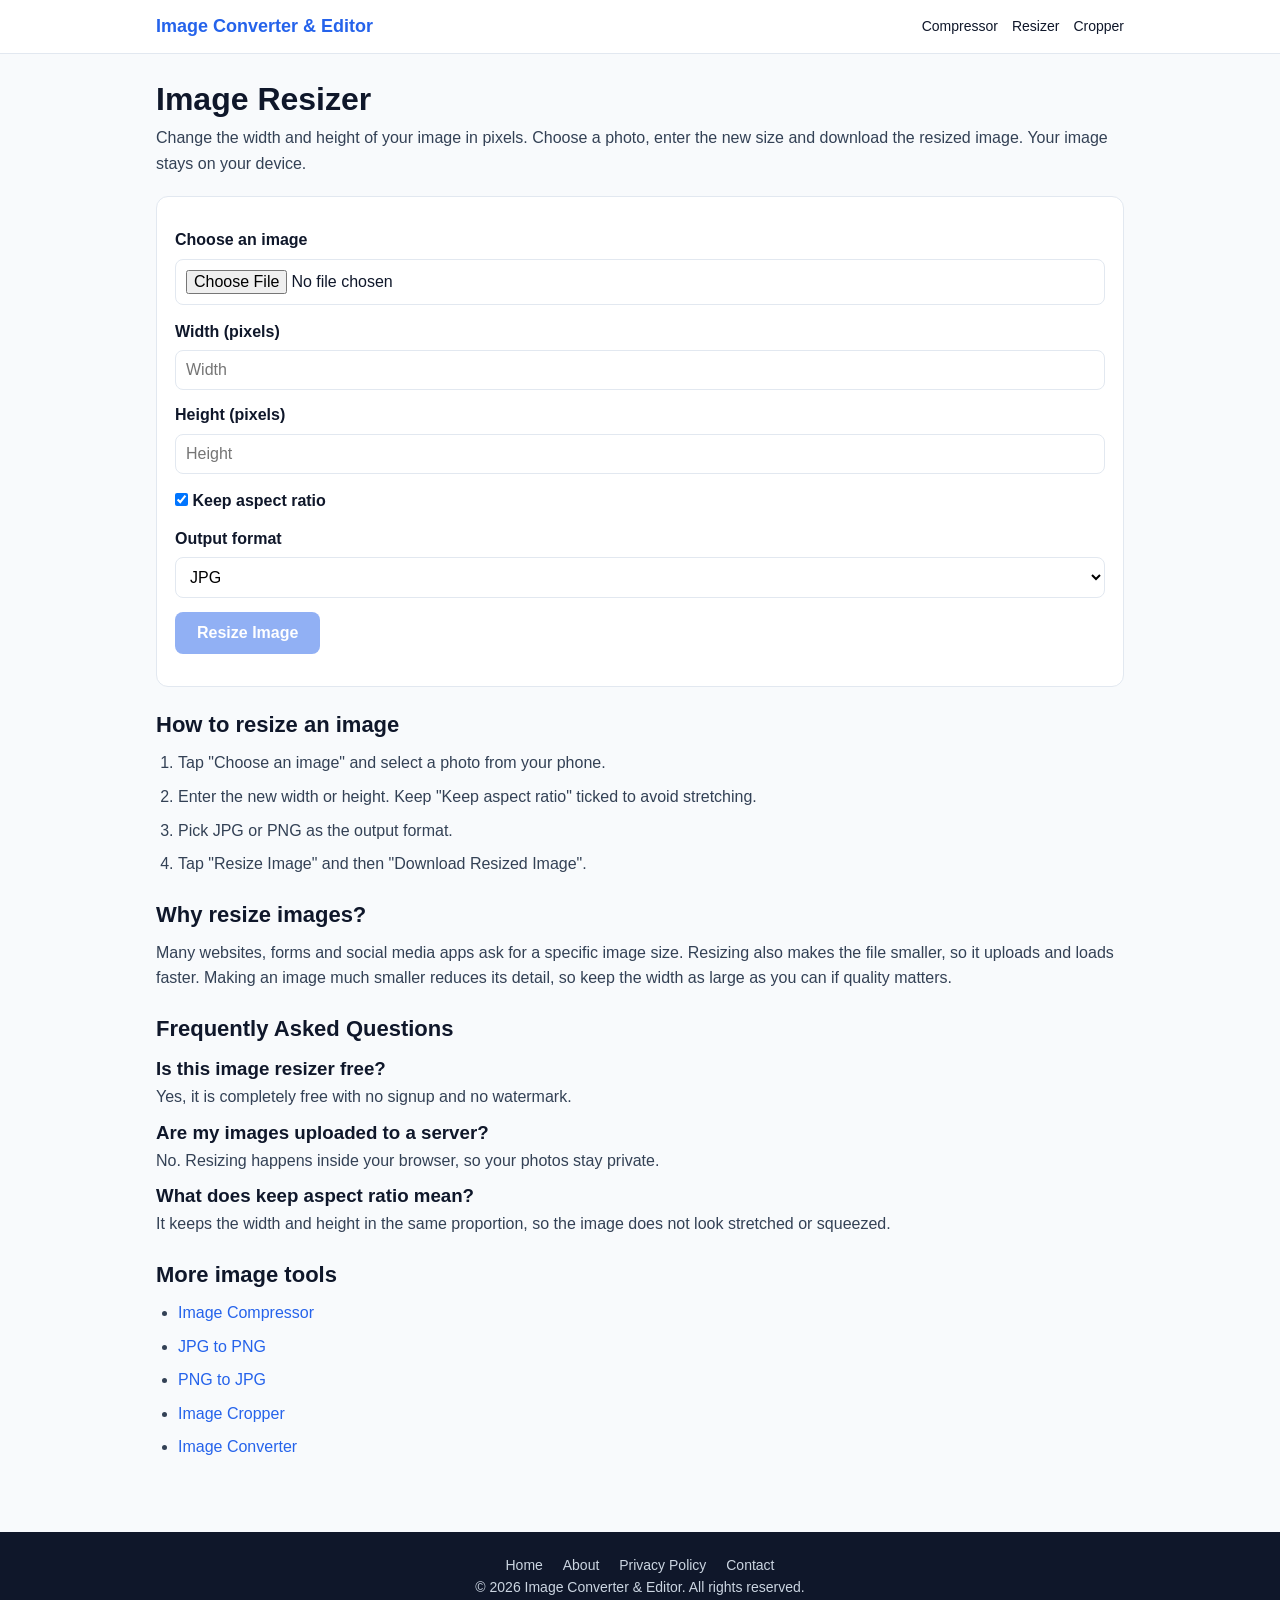
<file: image-resizer.html>
<!DOCTYPE html>
<html lang="en">
<head>
  <meta charset="UTF-8">
  <meta name="viewport" content="width=device-width, initial-scale=1">
  <title>Image Resizer - Resize Images Online Free</title>
  <meta name="description" content="Resize JPG, PNG and WebP images online for free. Change image width and height in pixels right in your browser. No upload, no signup.">
  <link rel="stylesheet" href="style.css">
</head>
<body>

  <header class="site-header">
    <div class="container header-inner">
      <a href="index.html" class="logo">Image Converter &amp; Editor</a>
      <nav class="nav">
        <a href="image-compressor.html">Compressor</a>
        <a href="image-resizer.html">Resizer</a>
        <a href="image-cropper.html">Cropper</a>
      </nav>
    </div>
  </header>

  <main class="container article">
    <h1 style="margin-top:20px;">Image Resizer</h1>
    <p>Change the width and height of your image in pixels. Choose a photo, enter the new size and download the resized image. Your image stays on your device.</p>

    <div class="tool-box">
      <label for="file">Choose an image</label>
      <input type="file" id="file" accept="image/*">

      <div id="info" class="result"></div>

      <label for="width">Width (pixels)</label>
      <input type="number" id="width" min="1" max="10000" placeholder="Width">

      <label for="height">Height (pixels)</label>
      <input type="number" id="height" min="1" max="10000" placeholder="Height">

      <label style="margin-top:14px;">
        <input type="checkbox" id="keep" checked> Keep aspect ratio
      </label>

      <label for="format">Output format</label>
      <select id="format">
        <option value="image/jpeg">JPG</option>
        <option value="image/png">PNG</option>
      </select>

      <button class="btn btn-primary" id="go" style="margin-top:14px;" disabled>Resize Image</button>

      <div class="result" id="result"></div>
      <img id="preview" alt="Resized image preview" style="display:none;">
      <a id="download" class="btn btn-primary" style="display:none; margin-top:12px;" download="resized.jpg">Download Resized Image</a>
    </div>

    <h2>How to resize an image</h2>
    <ol>
      <li>Tap "Choose an image" and select a photo from your phone.</li>
      <li>Enter the new width or height. Keep "Keep aspect ratio" ticked to avoid stretching.</li>
      <li>Pick JPG or PNG as the output format.</li>
      <li>Tap "Resize Image" and then "Download Resized Image".</li>
    </ol>

    <h2>Why resize images?</h2>
    <p>Many websites, forms and social media apps ask for a specific image size. Resizing also makes the file smaller, so it uploads and loads faster. Making an image much smaller reduces its detail, so keep the width as large as you can if quality matters.</p>

    <h2>Frequently Asked Questions</h2>
    <h3>Is this image resizer free?</h3>
    <p>Yes, it is completely free with no signup and no watermark.</p>
    <h3>Are my images uploaded to a server?</h3>
    <p>No. Resizing happens inside your browser, so your photos stay private.</p>
    <h3>What does keep aspect ratio mean?</h3>
    <p>It keeps the width and height in the same proportion, so the image does not look stretched or squeezed.</p>

    <h2>More image tools</h2>
    <ul>
      <li><a href="image-compressor.html" style="color:#2563eb;">Image Compressor</a></li>
      <li><a href="jpg-to-png.html" style="color:#2563eb;">JPG to PNG</a></li>
      <li><a href="png-to-jpg.html" style="color:#2563eb;">PNG to JPG</a></li>
      <li><a href="image-cropper.html" style="color:#2563eb;">Image Cropper</a></li>
      <li><a href="image-converter.html" style="color:#2563eb;">Image Converter</a></li>
    </ul>
  </main>

  <footer class="site-footer">
    <div class="container">
      <p>
        <a href="index.html">Home</a>
        <a href="about.html">About</a>
        <a href="privacy-policy.html">Privacy Policy</a>
        <a href="contact.html">Contact</a>
      </p>
      <p>&copy; 2026 Image Converter &amp; Editor. All rights reserved.</p>
    </div>
  </footer>

  <script>
    var fileInput = document.getElementById('file');
    var widthInput = document.getElementById('width');
    var heightInput = document.getElementById('height');
    var keep = document.getElementById('keep');
    var format = document.getElementById('format');
    var goBtn = document.getElementById('go');
    var info = document.getElementById('info');
    var result = document.getElementById('result');
    var preview = document.getElementById('preview');
    var download = document.getElementById('download');
    var currentFile = null;
    var ratio = 1;

    fileInput.addEventListener('change', function () {
      currentFile = fileInput.files[0] || null;
      goBtn.disabled = true;
      preview.style.display = 'none';
      download.style.display = 'none';
      result.textContent = '';
      if (!currentFile) { info.textContent = ''; return; }

      var url = URL.createObjectURL(currentFile);
      var img = new Image();
      img.onload = function () {
        ratio = img.naturalWidth / img.naturalHeight;
        widthInput.value = img.naturalWidth;
        heightInput.value = img.naturalHeight;
        info.textContent = 'Original size: ' + img.naturalWidth + ' x ' + img.naturalHeight + ' pixels';
        goBtn.disabled = false;
        URL.revokeObjectURL(url);
      };
      img.onerror = function () {
        info.textContent = 'Sorry, this file is not a valid image.';
      };
      img.src = url;
    });

    widthInput.addEventListener('input', function () {
      if (keep.checked && widthInput.value) {
        heightInput.value = Math.round(widthInput.value / ratio);
      }
    });

    heightInput.addEventListener('input', function () {
      if (keep.checked && heightInput.value) {
        widthInput.value = Math.round(heightInput.value * ratio);
      }
    });

    goBtn.addEventListener('click', function () {
      var w = parseInt(widthInput.value, 10);
      var h = parseInt(heightInput.value, 10);
      if (!currentFile || !w || !h || w < 1 || h < 1 || w > 10000 || h > 10000) {
        result.textContent = 'Please enter a width and height between 1 and 10000.';
        return;
      }

      result.textContent = 'Resizing...';
      var url = URL.createObjectURL(currentFile);
      var img = new Image();

      img.onload = function () {
        var canvas = document.createElement('canvas');
        canvas.width = w;
        canvas.height = h;
        var ctx = canvas.getContext('2d');
        if (format.value === 'image/jpeg') {
          ctx.fillStyle = '#ffffff';
          ctx.fillRect(0, 0, w, h);
        }
        ctx.drawImage(img, 0, 0, w, h);
        URL.revokeObjectURL(url);

        canvas.toBlob(function (blob) {
          if (!blob) {
            result.textContent = 'Sorry, this image could not be resized. Try a smaller size.';
            return;
          }
          var newUrl = URL.createObjectURL(blob);
          var ext = format.value === 'image/png' ? 'png' : 'jpg';
          var baseName = currentFile.name.replace(/\.[^.]+$/, '');
          preview.src = newUrl;
          preview.style.display = 'block';
          download.href = newUrl;
          download.download = baseName + '-' + w + 'x' + h + '.' + ext;
          download.style.display = 'inline-block';
          result.textContent = 'Done! New size: ' + w + ' x ' + h + ' pixels';
        }, format.value, 0.92);
      };

      img.onerror = function () {
        result.textContent = 'Sorry, this file is not a valid image.';
      };

      img.src = url;
    });
  </script>

</body>
</html>
</file>
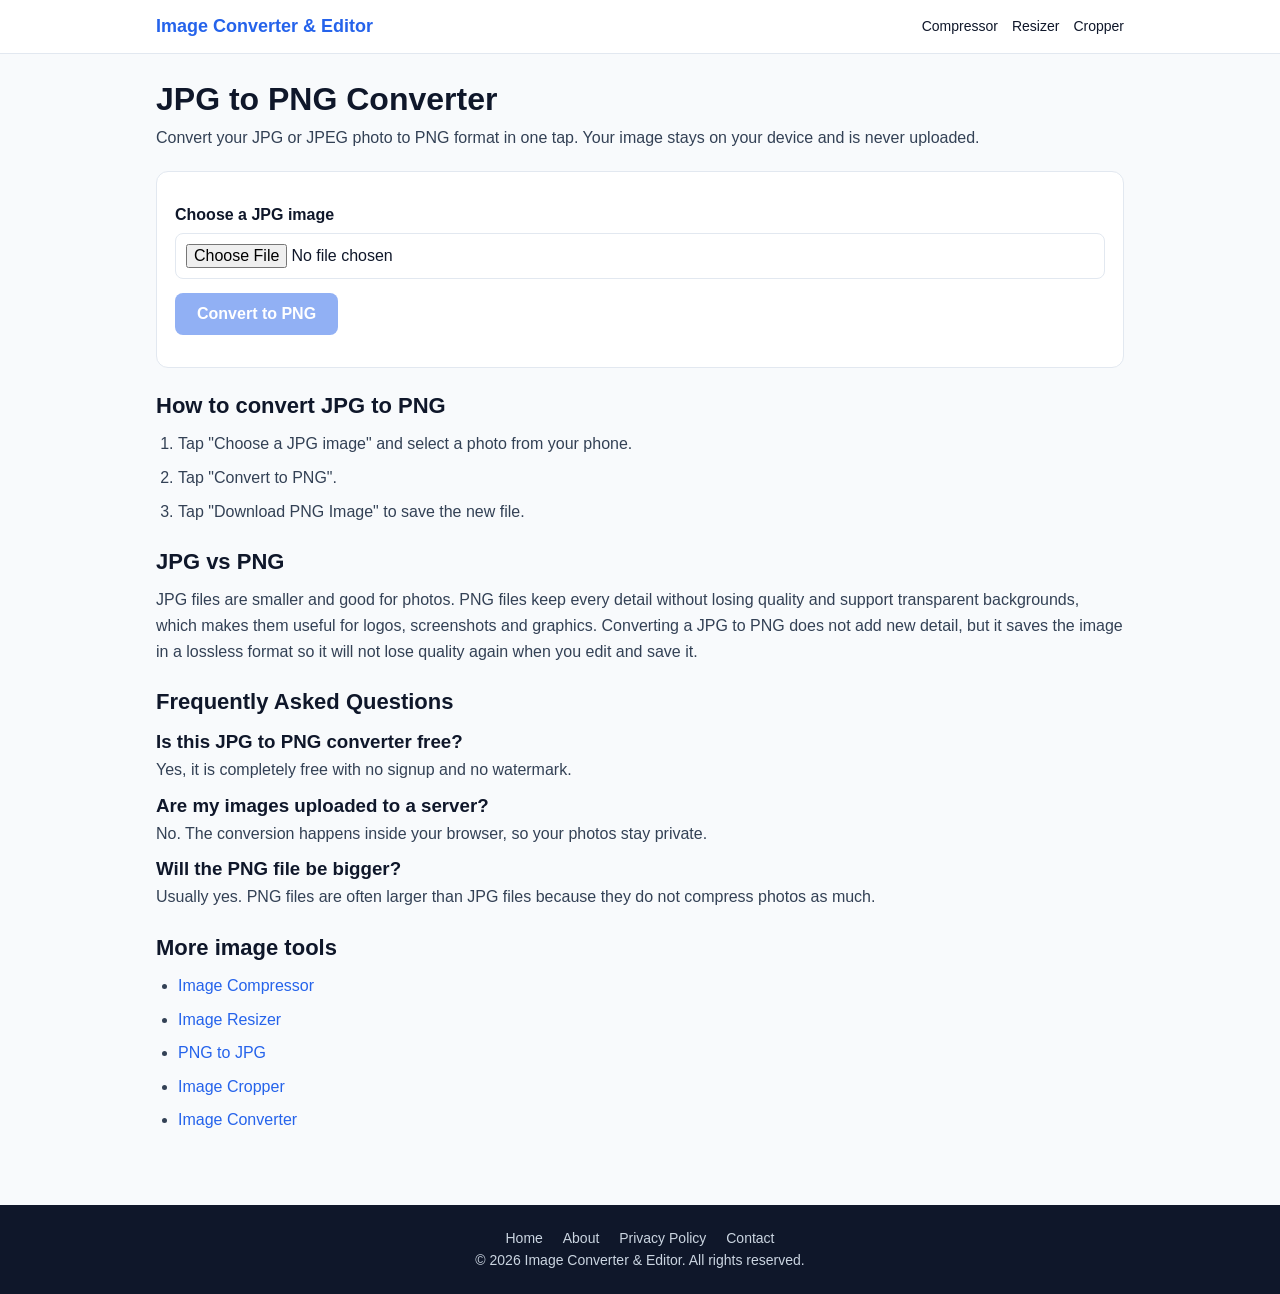
<file: jpg-to-png.html>
<!DOCTYPE html>
<html lang="en">
<head>
  <meta charset="UTF-8">
  <meta name="viewport" content="width=device-width, initial-scale=1">
  <title>JPG to PNG Converter - Convert JPG to PNG Online Free</title>
  <meta name="description" content="Convert JPG or JPEG images to PNG online for free. Fast, private and works in your browser. No upload, no signup.">
  <link rel="stylesheet" href="style.css">
</head>
<body>

  <header class="site-header">
    <div class="container header-inner">
      <a href="index.html" class="logo">Image Converter &amp; Editor</a>
      <nav class="nav">
        <a href="image-compressor.html">Compressor</a>
        <a href="image-resizer.html">Resizer</a>
        <a href="image-cropper.html">Cropper</a>
      </nav>
    </div>
  </header>

  <main class="container article">
    <h1 style="margin-top:20px;">JPG to PNG Converter</h1>
    <p>Convert your JPG or JPEG photo to PNG format in one tap. Your image stays on your device and is never uploaded.</p>

    <div class="tool-box">
      <label for="file">Choose a JPG image</label>
      <input type="file" id="file" accept="image/jpeg,image/jpg">

      <button class="btn btn-primary" id="go" style="margin-top:14px;" disabled>Convert to PNG</button>

      <div class="result" id="result"></div>
      <img id="preview" alt="Converted PNG preview" style="display:none;">
      <a id="download" class="btn btn-primary" style="display:none; margin-top:12px;" download="converted.png">Download PNG Image</a>
    </div>

    <h2>How to convert JPG to PNG</h2>
    <ol>
      <li>Tap "Choose a JPG image" and select a photo from your phone.</li>
      <li>Tap "Convert to PNG".</li>
      <li>Tap "Download PNG Image" to save the new file.</li>
    </ol>

    <h2>JPG vs PNG</h2>
    <p>JPG files are smaller and good for photos. PNG files keep every detail without losing quality and support transparent backgrounds, which makes them useful for logos, screenshots and graphics. Converting a JPG to PNG does not add new detail, but it saves the image in a lossless format so it will not lose quality again when you edit and save it.</p>

    <h2>Frequently Asked Questions</h2>
    <h3>Is this JPG to PNG converter free?</h3>
    <p>Yes, it is completely free with no signup and no watermark.</p>
    <h3>Are my images uploaded to a server?</h3>
    <p>No. The conversion happens inside your browser, so your photos stay private.</p>
    <h3>Will the PNG file be bigger?</h3>
    <p>Usually yes. PNG files are often larger than JPG files because they do not compress photos as much.</p>

    <h2>More image tools</h2>
    <ul>
      <li><a href="image-compressor.html" style="color:#2563eb;">Image Compressor</a></li>
      <li><a href="image-resizer.html" style="color:#2563eb;">Image Resizer</a></li>
      <li><a href="png-to-jpg.html" style="color:#2563eb;">PNG to JPG</a></li>
      <li><a href="image-cropper.html" style="color:#2563eb;">Image Cropper</a></li>
      <li><a href="image-converter.html" style="color:#2563eb;">Image Converter</a></li>
    </ul>
  </main>

  <footer class="site-footer">
    <div class="container">
      <p>
        <a href="index.html">Home</a>
        <a href="about.html">About</a>
        <a href="privacy-policy.html">Privacy Policy</a>
        <a href="contact.html">Contact</a>
      </p>
      <p>&copy; 2026 Image Converter &amp; Editor. All rights reserved.</p>
    </div>
  </footer>

  <script>
    var fileInput = document.getElementById('file');
    var goBtn = document.getElementById('go');
    var result = document.getElementById('result');
    var preview = document.getElementById('preview');
    var download = document.getElementById('download');
    var currentFile = null;

    function formatSize(bytes) {
      if (bytes < 1024) return bytes + ' B';
      if (bytes < 1048576) return (bytes / 1024).toFixed(1) + ' KB';
      return (bytes / 1048576).toFixed(2) + ' MB';
    }

    fileInput.addEventListener('change', function () {
      currentFile = fileInput.files[0] || null;
      goBtn.disabled = !currentFile;
      preview.style.display = 'none';
      download.style.display = 'none';
      if (currentFile) {
        result.textContent = 'Selected: ' + currentFile.name + ' (' + formatSize(currentFile.size) + ')';
      } else {
        result.textContent = '';
      }
    });

    goBtn.addEventListener('click', function () {
      if (!currentFile) return;
      result.textContent = 'Converting...';
      var url = URL.createObjectURL(currentFile);
      var img = new Image();

      img.onload = function () {
        var canvas = document.createElement('canvas');
        canvas.width = img.naturalWidth;
        canvas.height = img.naturalHeight;
        var ctx = canvas.getContext('2d');
        ctx.drawImage(img, 0, 0);
        URL.revokeObjectURL(url);

        canvas.toBlob(function (blob) {
          if (!blob) {
            result.textContent = 'Sorry, this image could not be converted.';
            return;
          }
          var newUrl = URL.createObjectURL(blob);
          var baseName = currentFile.name.replace(/\.[^.]+$/, '');
          preview.src = newUrl;
          preview.style.display = 'block';
          download.href = newUrl;
          download.download = baseName + '.png';
          download.style.display = 'inline-block';
          result.textContent = 'Done! PNG size: ' + formatSize(blob.size);
        }, 'image/png');
      };

      img.onerror = function () {
        result.textContent = 'Sorry, this file is not a valid image.';
      };

      img.src = url;
    });
  </script>

</body>
</html>
</file>
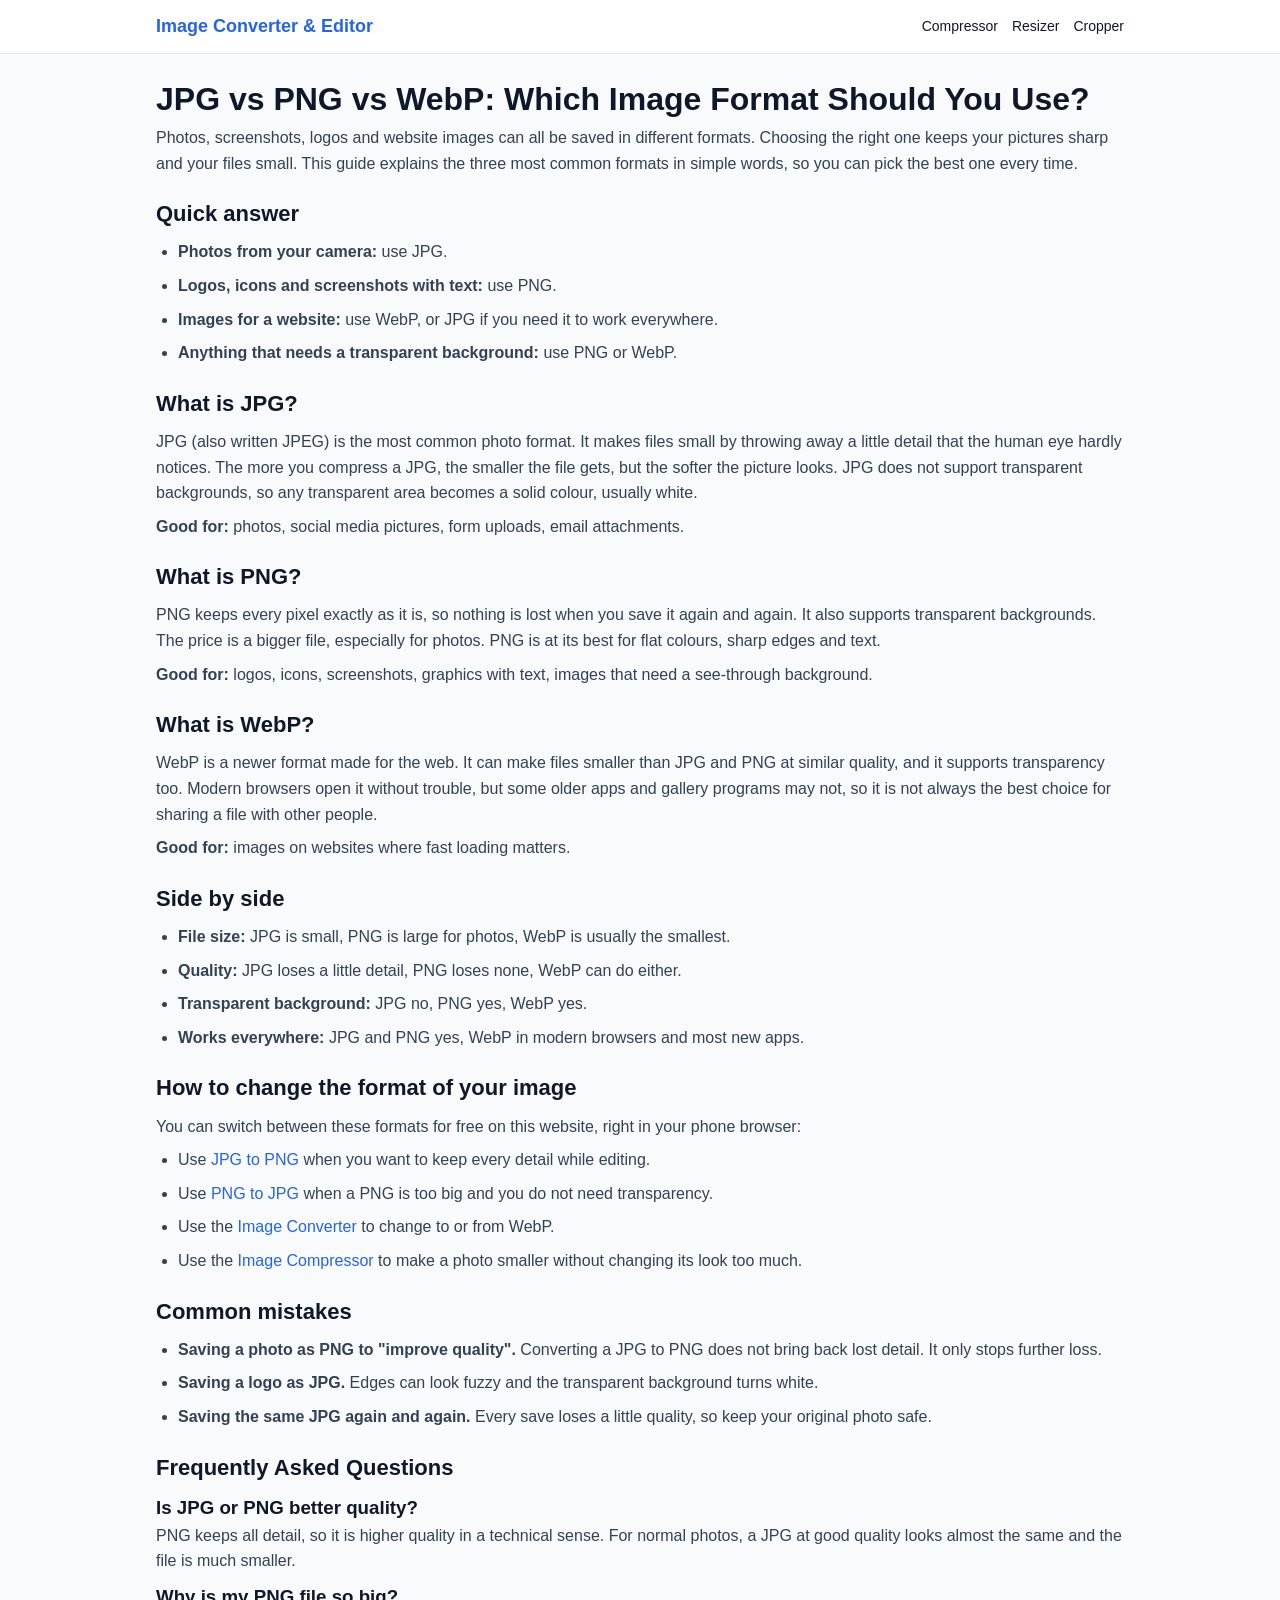
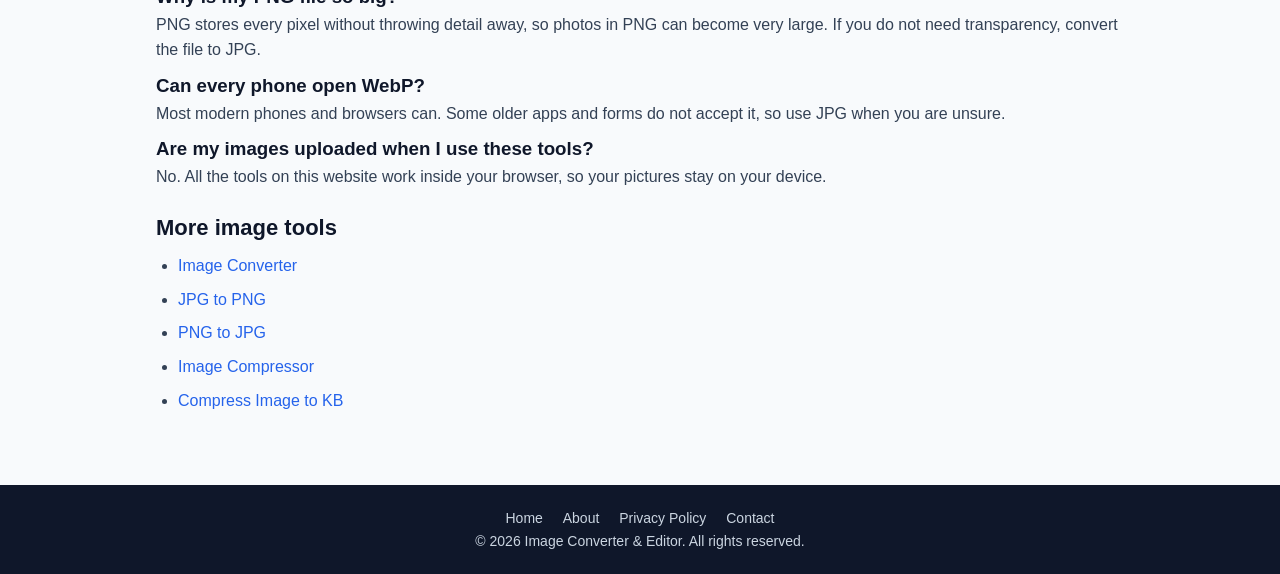
<file: jpg-vs-png-vs-webp.html>
<!DOCTYPE html>
<html lang="en">
<head>
  <meta charset="UTF-8">
  <meta name="viewport" content="width=device-width, initial-scale=1">
  <title>JPG vs PNG vs WebP: Which Image Format Should You Use?</title>
  <meta name="description" content="Understand the difference between JPG, PNG and WebP images. Learn which format is best for photos, logos, screenshots and websites, and how to convert between them.">
  <link rel="stylesheet" href="style.css">
</head>
<body>

  <header class="site-header">
    <div class="container header-inner">
      <a href="index.html" class="logo">Image Converter &amp; Editor</a>
      <nav class="nav">
        <a href="image-compressor.html">Compressor</a>
        <a href="image-resizer.html">Resizer</a>
        <a href="image-cropper.html">Cropper</a>
      </nav>
    </div>
  </header>

  <main class="container article">
    <h1 style="margin-top:20px;">JPG vs PNG vs WebP: Which Image Format Should You Use?</h1>
    <p>Photos, screenshots, logos and website images can all be saved in different formats. Choosing the right one keeps your pictures sharp and your files small. This guide explains the three most common formats in simple words, so you can pick the best one every time.</p>

    <h2>Quick answer</h2>
    <ul>
      <li><strong>Photos from your camera:</strong> use JPG.</li>
      <li><strong>Logos, icons and screenshots with text:</strong> use PNG.</li>
      <li><strong>Images for a website:</strong> use WebP, or JPG if you need it to work everywhere.</li>
      <li><strong>Anything that needs a transparent background:</strong> use PNG or WebP.</li>
    </ul>

    <h2>What is JPG?</h2>
    <p>JPG (also written JPEG) is the most common photo format. It makes files small by throwing away a little detail that the human eye hardly notices. The more you compress a JPG, the smaller the file gets, but the softer the picture looks. JPG does not support transparent backgrounds, so any transparent area becomes a solid colour, usually white.</p>
    <p><strong>Good for:</strong> photos, social media pictures, form uploads, email attachments.</p>

    <h2>What is PNG?</h2>
    <p>PNG keeps every pixel exactly as it is, so nothing is lost when you save it again and again. It also supports transparent backgrounds. The price is a bigger file, especially for photos. PNG is at its best for flat colours, sharp edges and text.</p>
    <p><strong>Good for:</strong> logos, icons, screenshots, graphics with text, images that need a see-through background.</p>

    <h2>What is WebP?</h2>
    <p>WebP is a newer format made for the web. It can make files smaller than JPG and PNG at similar quality, and it supports transparency too. Modern browsers open it without trouble, but some older apps and gallery programs may not, so it is not always the best choice for sharing a file with other people.</p>
    <p><strong>Good for:</strong> images on websites where fast loading matters.</p>

    <h2>Side by side</h2>
    <ul>
      <li><strong>File size:</strong> JPG is small, PNG is large for photos, WebP is usually the smallest.</li>
      <li><strong>Quality:</strong> JPG loses a little detail, PNG loses none, WebP can do either.</li>
      <li><strong>Transparent background:</strong> JPG no, PNG yes, WebP yes.</li>
      <li><strong>Works everywhere:</strong> JPG and PNG yes, WebP in modern browsers and most new apps.</li>
    </ul>

    <h2>How to change the format of your image</h2>
    <p>You can switch between these formats for free on this website, right in your phone browser:</p>
    <ul>
      <li>Use <a href="jpg-to-png.html" style="color:#2563eb;">JPG to PNG</a> when you want to keep every detail while editing.</li>
      <li>Use <a href="png-to-jpg.html" style="color:#2563eb;">PNG to JPG</a> when a PNG is too big and you do not need transparency.</li>
      <li>Use the <a href="image-converter.html" style="color:#2563eb;">Image Converter</a> to change to or from WebP.</li>
      <li>Use the <a href="image-compressor.html" style="color:#2563eb;">Image Compressor</a> to make a photo smaller without changing its look too much.</li>
    </ul>

    <h2>Common mistakes</h2>
    <ul>
      <li><strong>Saving a photo as PNG to "improve quality".</strong> Converting a JPG to PNG does not bring back lost detail. It only stops further loss.</li>
      <li><strong>Saving a logo as JPG.</strong> Edges can look fuzzy and the transparent background turns white.</li>
      <li><strong>Saving the same JPG again and again.</strong> Every save loses a little quality, so keep your original photo safe.</li>
    </ul>

    <h2>Frequently Asked Questions</h2>
    <h3>Is JPG or PNG better quality?</h3>
    <p>PNG keeps all detail, so it is higher quality in a technical sense. For normal photos, a JPG at good quality looks almost the same and the file is much smaller.</p>
    <h3>Why is my PNG file so big?</h3>
    <p>PNG stores every pixel without throwing detail away, so photos in PNG can become very large. If you do not need transparency, convert the file to JPG.</p>
    <h3>Can every phone open WebP?</h3>
    <p>Most modern phones and browsers can. Some older apps and forms do not accept it, so use JPG when you are unsure.</p>
    <h3>Are my images uploaded when I use these tools?</h3>
    <p>No. All the tools on this website work inside your browser, so your pictures stay on your device.</p>

    <h2>More image tools</h2>
    <ul>
      <li><a href="image-converter.html" style="color:#2563eb;">Image Converter</a></li>
      <li><a href="jpg-to-png.html" style="color:#2563eb;">JPG to PNG</a></li>
      <li><a href="png-to-jpg.html" style="color:#2563eb;">PNG to JPG</a></li>
      <li><a href="image-compressor.html" style="color:#2563eb;">Image Compressor</a></li>
      <li><a href="compress-image-to-kb.html" style="color:#2563eb;">Compress Image to KB</a></li>
    </ul>
  </main>

  <footer class="site-footer">
    <div class="container">
      <p>
        <a href="index.html">Home</a>
        <a href="about.html">About</a>
        <a href="privacy-policy.html">Privacy Policy</a>
        <a href="contact.html">Contact</a>
      </p>
      <p>&copy; 2026 Image Converter &amp; Editor. All rights reserved.</p>
    </div>
  </footer>

</body>
</html>
</file>
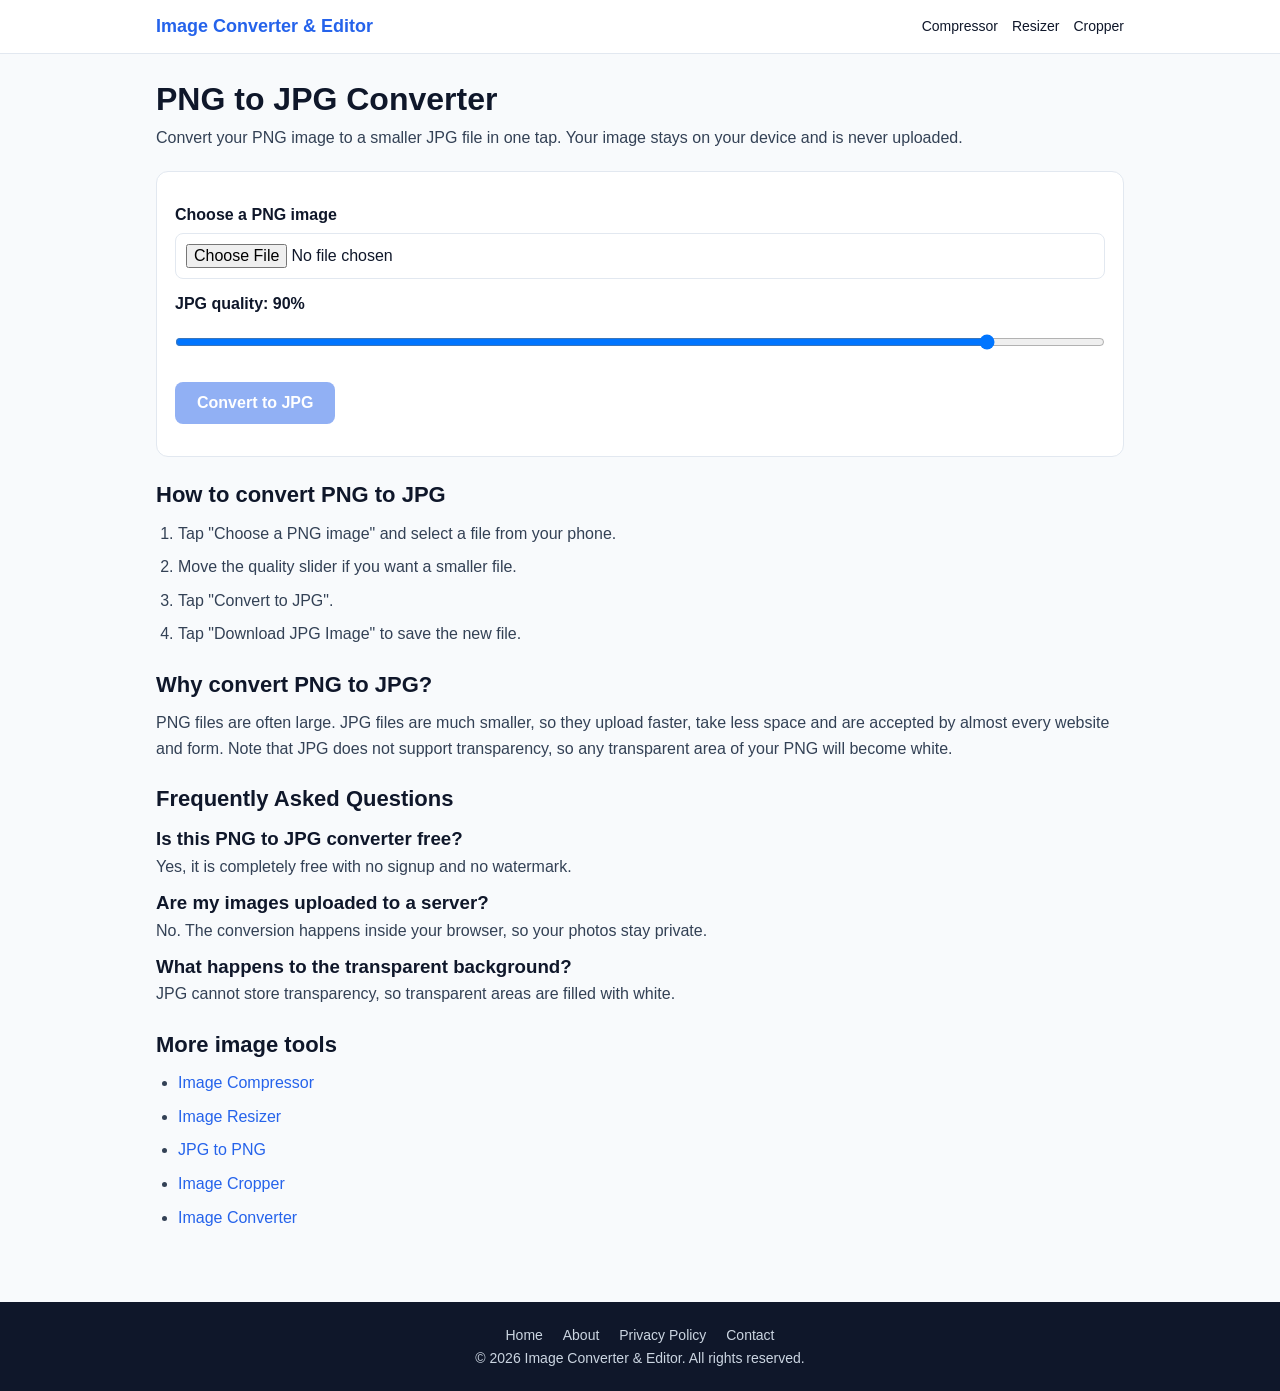
<file: png-to-jpg.html>
<!DOCTYPE html>
<html lang="en">
<head>
  <meta charset="UTF-8">
  <meta name="viewport" content="width=device-width, initial-scale=1">
  <title>PNG to JPG Converter - Convert PNG to JPG Online Free</title>
  <meta name="description" content="Convert PNG images to JPG online for free. Get smaller files in one tap. Fast, private and works in your browser. No upload, no signup.">
  <link rel="stylesheet" href="style.css">
</head>
<body>

  <header class="site-header">
    <div class="container header-inner">
      <a href="index.html" class="logo">Image Converter &amp; Editor</a>
      <nav class="nav">
        <a href="image-compressor.html">Compressor</a>
        <a href="image-resizer.html">Resizer</a>
        <a href="image-cropper.html">Cropper</a>
      </nav>
    </div>
  </header>

  <main class="container article">
    <h1 style="margin-top:20px;">PNG to JPG Converter</h1>
    <p>Convert your PNG image to a smaller JPG file in one tap. Your image stays on your device and is never uploaded.</p>

    <div class="tool-box">
      <label for="file">Choose a PNG image</label>
      <input type="file" id="file" accept="image/png">

      <label for="quality">JPG quality: <span id="qval">90</span>%</label>
      <input type="range" id="quality" min="10" max="100" value="90">

      <button class="btn btn-primary" id="go" style="margin-top:14px;" disabled>Convert to JPG</button>

      <div class="result" id="result"></div>
      <img id="preview" alt="Converted JPG preview" style="display:none;">
      <a id="download" class="btn btn-primary" style="display:none; margin-top:12px;" download="converted.jpg">Download JPG Image</a>
    </div>

    <h2>How to convert PNG to JPG</h2>
    <ol>
      <li>Tap "Choose a PNG image" and select a file from your phone.</li>
      <li>Move the quality slider if you want a smaller file.</li>
      <li>Tap "Convert to JPG".</li>
      <li>Tap "Download JPG Image" to save the new file.</li>
    </ol>

    <h2>Why convert PNG to JPG?</h2>
    <p>PNG files are often large. JPG files are much smaller, so they upload faster, take less space and are accepted by almost every website and form. Note that JPG does not support transparency, so any transparent area of your PNG will become white.</p>

    <h2>Frequently Asked Questions</h2>
    <h3>Is this PNG to JPG converter free?</h3>
    <p>Yes, it is completely free with no signup and no watermark.</p>
    <h3>Are my images uploaded to a server?</h3>
    <p>No. The conversion happens inside your browser, so your photos stay private.</p>
    <h3>What happens to the transparent background?</h3>
    <p>JPG cannot store transparency, so transparent areas are filled with white.</p>

    <h2>More image tools</h2>
    <ul>
      <li><a href="image-compressor.html" style="color:#2563eb;">Image Compressor</a></li>
      <li><a href="image-resizer.html" style="color:#2563eb;">Image Resizer</a></li>
      <li><a href="jpg-to-png.html" style="color:#2563eb;">JPG to PNG</a></li>
      <li><a href="image-cropper.html" style="color:#2563eb;">Image Cropper</a></li>
      <li><a href="image-converter.html" style="color:#2563eb;">Image Converter</a></li>
    </ul>
  </main>

  <footer class="site-footer">
    <div class="container">
      <p>
        <a href="index.html">Home</a>
        <a href="about.html">About</a>
        <a href="privacy-policy.html">Privacy Policy</a>
        <a href="contact.html">Contact</a>
      </p>
      <p>&copy; 2026 Image Converter &amp; Editor. All rights reserved.</p>
    </div>
  </footer>

  <script>
    var fileInput = document.getElementById('file');
    var quality = document.getElementById('quality');
    var qval = document.getElementById('qval');
    var goBtn = document.getElementById('go');
    var result = document.getElementById('result');
    var preview = document.getElementById('preview');
    var download = document.getElementById('download');
    var currentFile = null;

    function formatSize(bytes) {
      if (bytes < 1024) return bytes + ' B';
      if (bytes < 1048576) return (bytes / 1024).toFixed(1) + ' KB';
      return (bytes / 1048576).toFixed(2) + ' MB';
    }

    quality.addEventListener('input', function () {
      qval.textContent = quality.value;
    });

    fileInput.addEventListener('change', function () {
      currentFile = fileInput.files[0] || null;
      goBtn.disabled = !currentFile;
      preview.style.display = 'none';
      download.style.display = 'none';
      if (currentFile) {
        result.textContent = 'Selected: ' + currentFile.name + ' (' + formatSize(currentFile.size) + ')';
      } else {
        result.textContent = '';
      }
    });

    goBtn.addEventListener('click', function () {
      if (!currentFile) return;
      result.textContent = 'Converting...';
      var url = URL.createObjectURL(currentFile);
      var img = new Image();

      img.onload = function () {
        var canvas = document.createElement('canvas');
        canvas.width = img.naturalWidth;
        canvas.height = img.naturalHeight;
        var ctx = canvas.getContext('2d');
        ctx.fillStyle = '#ffffff';
        ctx.fillRect(0, 0, canvas.width, canvas.height);
        ctx.drawImage(img, 0, 0);
        URL.revokeObjectURL(url);

        canvas.toBlob(function (blob) {
          if (!blob) {
            result.textContent = 'Sorry, this image could not be converted.';
            return;
          }
          var newUrl = URL.createObjectURL(blob);
          var baseName = currentFile.name.replace(/\.[^.]+$/, '');
          preview.src = newUrl;
          preview.style.display = 'block';
          download.href = newUrl;
          download.download = baseName + '.jpg';
          download.style.display = 'inline-block';
          result.textContent = 'Done! Original: ' + formatSize(currentFile.size) +
                               ' | JPG: ' + formatSize(blob.size);
        }, 'image/jpeg', quality.value / 100);
      };

      img.onerror = function () {
        result.textContent = 'Sorry, this file is not a valid image.';
      };

      img.src = url;
    });
  </script>

</body>
</html>
</file>
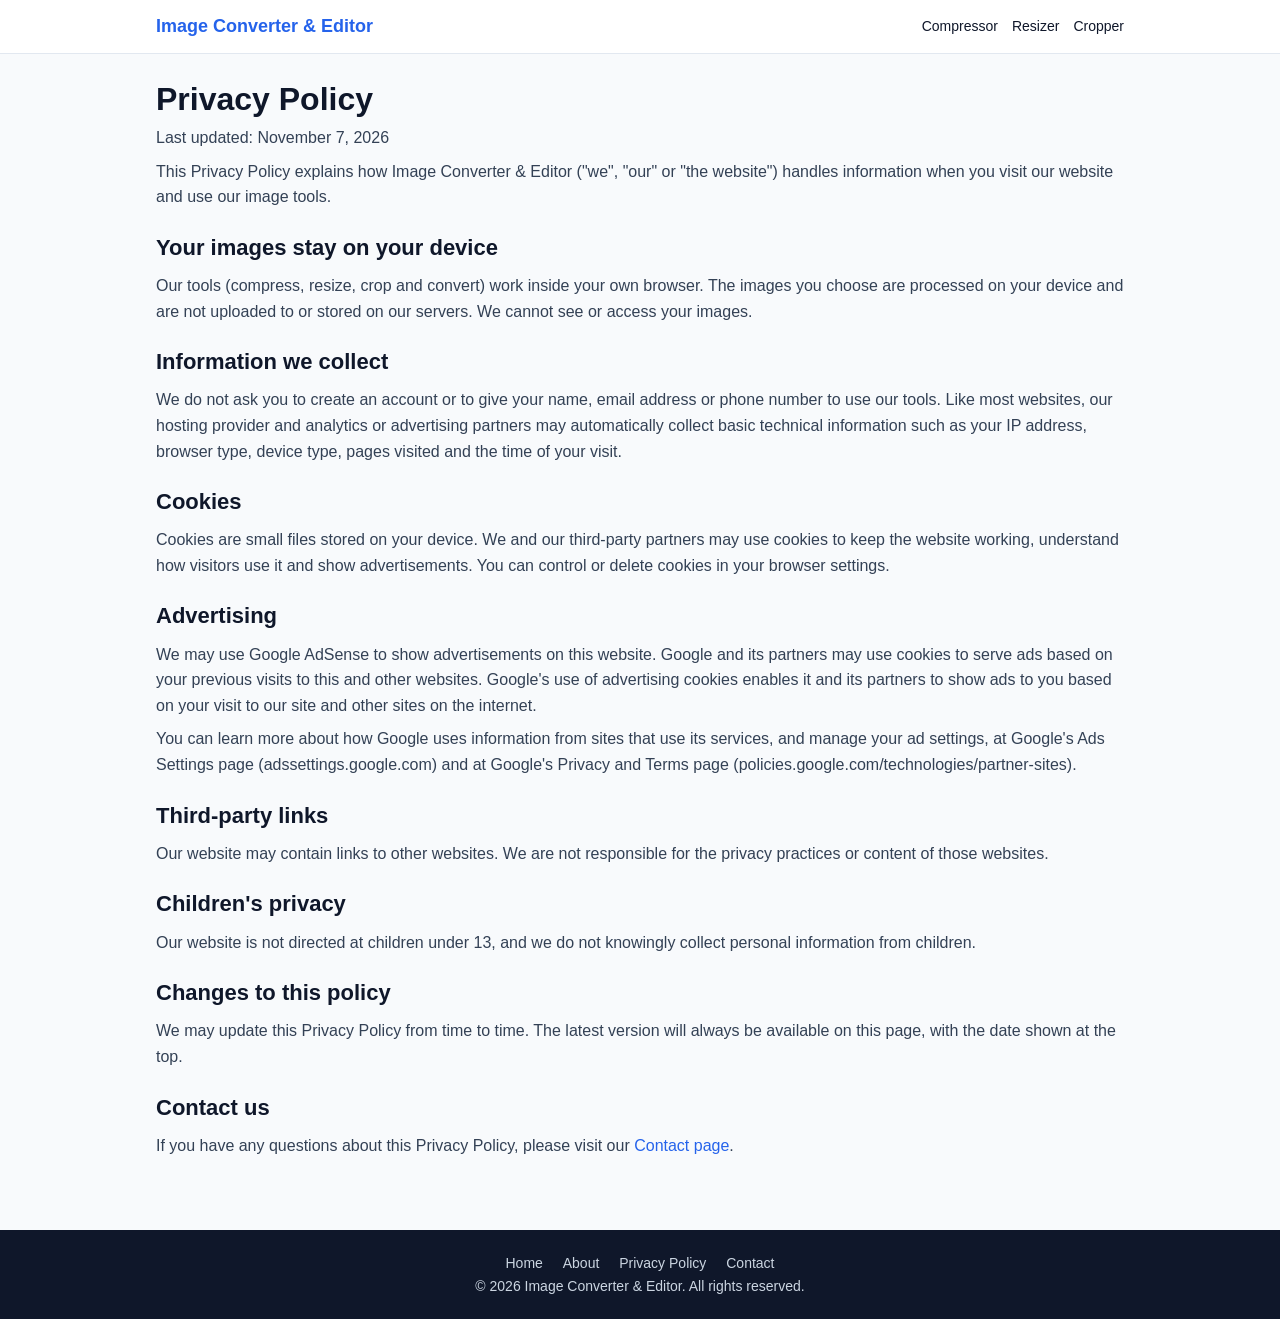
<file: privacy-policy.html>
<!DOCTYPE html>
<html lang="en">
<head>
  <meta charset="UTF-8">
  <meta name="viewport" content="width=device-width, initial-scale=1">
  <title>Privacy Policy - Image Converter & Editor</title>
  <meta name="description" content="Privacy Policy of Image Converter & Editor. Learn how your images and data are handled and how advertising cookies are used.">
  <link rel="stylesheet" href="style.css">
</head>
<body>

  <header class="site-header">
    <div class="container header-inner">
      <a href="index.html" class="logo">Image Converter &amp; Editor</a>
      <nav class="nav">
        <a href="image-compressor.html">Compressor</a>
        <a href="image-resizer.html">Resizer</a>
        <a href="image-cropper.html">Cropper</a>
      </nav>
    </div>
  </header>

  <main class="container article">
    <h1 style="margin-top:20px;">Privacy Policy</h1>
    <p>Last updated: November 7, 2026</p>

    <p>This Privacy Policy explains how Image Converter &amp; Editor ("we", "our" or "the website") handles information when you visit our website and use our image tools.</p>

    <h2>Your images stay on your device</h2>
    <p>Our tools (compress, resize, crop and convert) work inside your own browser. The images you choose are processed on your device and are not uploaded to or stored on our servers. We cannot see or access your images.</p>

    <h2>Information we collect</h2>
    <p>We do not ask you to create an account or to give your name, email address or phone number to use our tools. Like most websites, our hosting provider and analytics or advertising partners may automatically collect basic technical information such as your IP address, browser type, device type, pages visited and the time of your visit.</p>

    <h2>Cookies</h2>
    <p>Cookies are small files stored on your device. We and our third-party partners may use cookies to keep the website working, understand how visitors use it and show advertisements. You can control or delete cookies in your browser settings.</p>

    <h2>Advertising</h2>
    <p>We may use Google AdSense to show advertisements on this website. Google and its partners may use cookies to serve ads based on your previous visits to this and other websites. Google's use of advertising cookies enables it and its partners to show ads to you based on your visit to our site and other sites on the internet.</p>
    <p>You can learn more about how Google uses information from sites that use its services, and manage your ad settings, at Google's Ads Settings page (adssettings.google.com) and at Google's Privacy and Terms page (policies.google.com/technologies/partner-sites).</p>

    <h2>Third-party links</h2>
    <p>Our website may contain links to other websites. We are not responsible for the privacy practices or content of those websites.</p>

    <h2>Children's privacy</h2>
    <p>Our website is not directed at children under 13, and we do not knowingly collect personal information from children.</p>

    <h2>Changes to this policy</h2>
    <p>We may update this Privacy Policy from time to time. The latest version will always be available on this page, with the date shown at the top.</p>

    <h2>Contact us</h2>
    <p>If you have any questions about this Privacy Policy, please visit our <a href="contact.html" style="color:#2563eb;">Contact page</a>.</p>
  </main>

  <footer class="site-footer">
    <div class="container">
      <p>
        <a href="index.html">Home</a>
        <a href="about.html">About</a>
        <a href="privacy-policy.html">Privacy Policy</a>
        <a href="contact.html">Contact</a>
      </p>
      <p>&copy; 2026 Image Converter &amp; Editor. All rights reserved.</p>
    </div>
  </footer>

</body>
</html>
</file>
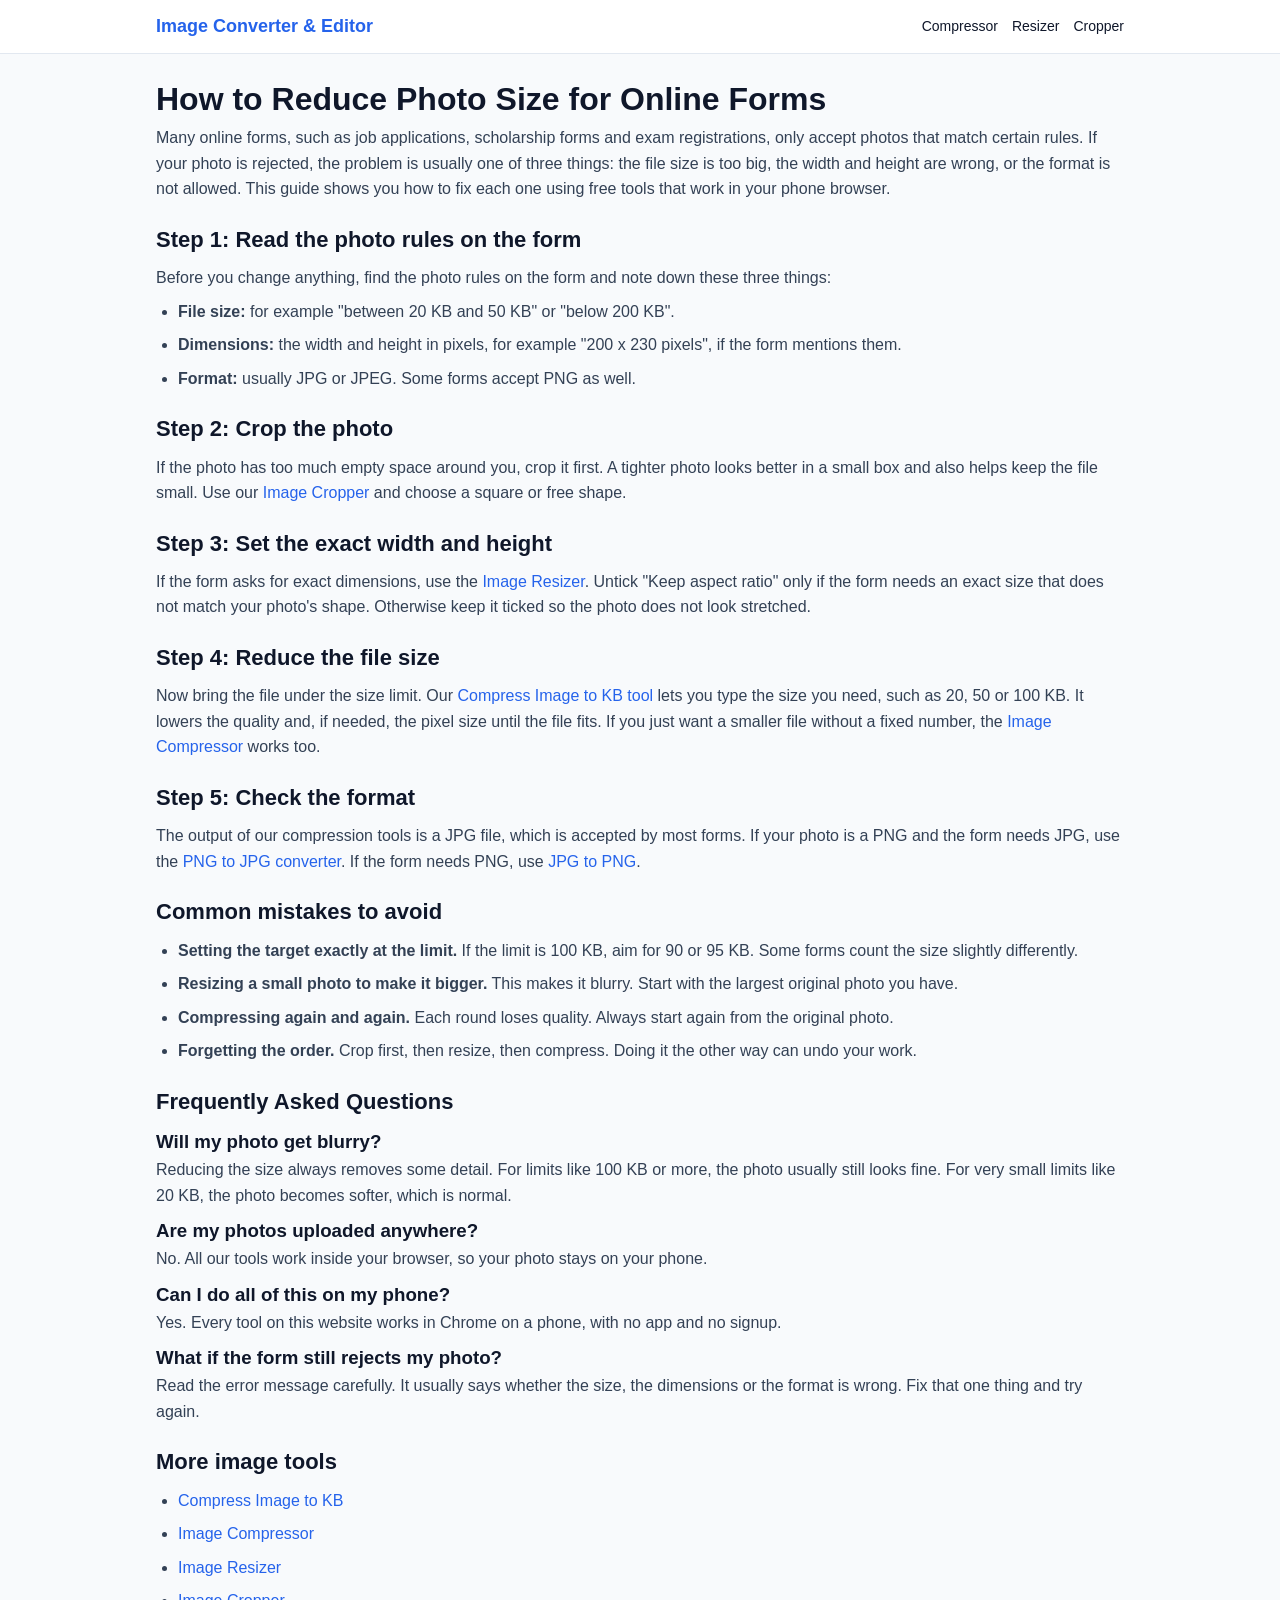
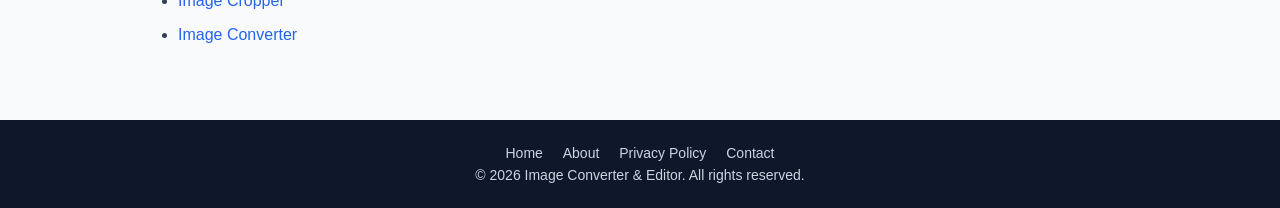
<file: reduce-photo-size-for-online-forms.html>
<!DOCTYPE html>
<html lang="en">
<head>
  <meta charset="UTF-8">
  <meta name="viewport" content="width=device-width, initial-scale=1">
  <title>How to Reduce Photo Size for Online Forms (Step by Step)</title>
  <meta name="description" content="Learn how to get your photo to the right size, dimensions and format for online forms. Simple steps using free tools in your phone browser.">
  <link rel="stylesheet" href="style.css">
</head>
<body>

  <header class="site-header">
    <div class="container header-inner">
      <a href="index.html" class="logo">Image Converter &amp; Editor</a>
      <nav class="nav">
        <a href="image-compressor.html">Compressor</a>
        <a href="image-resizer.html">Resizer</a>
        <a href="image-cropper.html">Cropper</a>
      </nav>
    </div>
  </header>

  <main class="container article">
    <h1 style="margin-top:20px;">How to Reduce Photo Size for Online Forms</h1>
    <p>Many online forms, such as job applications, scholarship forms and exam registrations, only accept photos that match certain rules. If your photo is rejected, the problem is usually one of three things: the file size is too big, the width and height are wrong, or the format is not allowed. This guide shows you how to fix each one using free tools that work in your phone browser.</p>

    <h2>Step 1: Read the photo rules on the form</h2>
    <p>Before you change anything, find the photo rules on the form and note down these three things:</p>
    <ul>
      <li><strong>File size:</strong> for example "between 20 KB and 50 KB" or "below 200 KB".</li>
      <li><strong>Dimensions:</strong> the width and height in pixels, for example "200 x 230 pixels", if the form mentions them.</li>
      <li><strong>Format:</strong> usually JPG or JPEG. Some forms accept PNG as well.</li>
    </ul>

    <h2>Step 2: Crop the photo</h2>
    <p>If the photo has too much empty space around you, crop it first. A tighter photo looks better in a small box and also helps keep the file small. Use our <a href="image-cropper.html" style="color:#2563eb;">Image Cropper</a> and choose a square or free shape.</p>

    <h2>Step 3: Set the exact width and height</h2>
    <p>If the form asks for exact dimensions, use the <a href="image-resizer.html" style="color:#2563eb;">Image Resizer</a>. Untick "Keep aspect ratio" only if the form needs an exact size that does not match your photo's shape. Otherwise keep it ticked so the photo does not look stretched.</p>

    <h2>Step 4: Reduce the file size</h2>
    <p>Now bring the file under the size limit. Our <a href="compress-image-to-kb.html" style="color:#2563eb;">Compress Image to KB tool</a> lets you type the size you need, such as 20, 50 or 100 KB. It lowers the quality and, if needed, the pixel size until the file fits. If you just want a smaller file without a fixed number, the <a href="image-compressor.html" style="color:#2563eb;">Image Compressor</a> works too.</p>

    <h2>Step 5: Check the format</h2>
    <p>The output of our compression tools is a JPG file, which is accepted by most forms. If your photo is a PNG and the form needs JPG, use the <a href="png-to-jpg.html" style="color:#2563eb;">PNG to JPG converter</a>. If the form needs PNG, use <a href="jpg-to-png.html" style="color:#2563eb;">JPG to PNG</a>.</p>

    <h2>Common mistakes to avoid</h2>
    <ul>
      <li><strong>Setting the target exactly at the limit.</strong> If the limit is 100 KB, aim for 90 or 95 KB. Some forms count the size slightly differently.</li>
      <li><strong>Resizing a small photo to make it bigger.</strong> This makes it blurry. Start with the largest original photo you have.</li>
      <li><strong>Compressing again and again.</strong> Each round loses quality. Always start again from the original photo.</li>
      <li><strong>Forgetting the order.</strong> Crop first, then resize, then compress. Doing it the other way can undo your work.</li>
    </ul>

    <h2>Frequently Asked Questions</h2>
    <h3>Will my photo get blurry?</h3>
    <p>Reducing the size always removes some detail. For limits like 100 KB or more, the photo usually still looks fine. For very small limits like 20 KB, the photo becomes softer, which is normal.</p>
    <h3>Are my photos uploaded anywhere?</h3>
    <p>No. All our tools work inside your browser, so your photo stays on your phone.</p>
    <h3>Can I do all of this on my phone?</h3>
    <p>Yes. Every tool on this website works in Chrome on a phone, with no app and no signup.</p>
    <h3>What if the form still rejects my photo?</h3>
    <p>Read the error message carefully. It usually says whether the size, the dimensions or the format is wrong. Fix that one thing and try again.</p>

    <h2>More image tools</h2>
    <ul>
      <li><a href="compress-image-to-kb.html" style="color:#2563eb;">Compress Image to KB</a></li>
      <li><a href="image-compressor.html" style="color:#2563eb;">Image Compressor</a></li>
      <li><a href="image-resizer.html" style="color:#2563eb;">Image Resizer</a></li>
      <li><a href="image-cropper.html" style="color:#2563eb;">Image Cropper</a></li>
      <li><a href="image-converter.html" style="color:#2563eb;">Image Converter</a></li>
    </ul>
  </main>

  <footer class="site-footer">
    <div class="container">
      <p>
        <a href="index.html">Home</a>
        <a href="about.html">About</a>
        <a href="privacy-policy.html">Privacy Policy</a>
        <a href="contact.html">Contact</a>
      </p>
      <p>&copy; 2026 Image Converter &amp; Editor. All rights reserved.</p>
    </div>
  </footer>

</body>
</html>
</file>
<file: style.css>
* {
  box-sizing: border-box;
  margin: 0;
  padding: 0;
}

:root {
  --primary: #2563eb;
  --primary-dark: #1d4ed8;
  --bg: #f8fafc;
  --card: #ffffff;
  --text: #0f172a;
  --muted: #64748b;
  --border: #e2e8f0;
}

body {
  font-family: Arial, Helvetica, sans-serif;
  background: var(--bg);
  color: var(--text);
  line-height: 1.6;
}

a {
  color: inherit;
  text-decoration: none;
}

.container {
  width: 100%;
  max-width: 1000px;
  margin: 0 auto;
  padding: 0 16px;
}

/* Header */
.site-header {
  background: var(--card);
  border-bottom: 1px solid var(--border);
  position: sticky;
  top: 0;
  z-index: 10;
}

.header-inner {
  display: flex;
  align-items: center;
  justify-content: space-between;
  flex-wrap: wrap;
  gap: 8px;
  padding-top: 12px;
  padding-bottom: 12px;
}

.logo {
  font-size: 18px;
  font-weight: bold;
  color: var(--primary);
}

.nav {
  display: flex;
  gap: 14px;
  font-size: 14px;
}

.nav a:hover {
  color: var(--primary);
}

/* Hero */
.hero {
  background: linear-gradient(135deg, #2563eb, #7c3aed);
  color: #ffffff;
  text-align: center;
  padding: 48px 0;
}

.hero h1 {
  font-size: 30px;
  margin-bottom: 12px;
}

.hero p {
  max-width: 600px;
  margin: 0 auto 20px;
  font-size: 16px;
  opacity: 0.95;
}

/* Buttons */
.btn {
  display: inline-block;
  background: #ffffff;
  color: var(--primary);
  font-weight: bold;
  padding: 12px 22px;
  border-radius: 8px;
  border: none;
  font-size: 16px;
  cursor: pointer;
}

.btn-primary {
  background: var(--primary);
  color: #ffffff;
}

.btn-primary:hover {
  background: var(--primary-dark);
}

.btn:disabled {
  opacity: 0.5;
  cursor: not-allowed;
}

/* Sections */
.section {
  padding-top: 32px;
  padding-bottom: 8px;
}

.section h2 {
  font-size: 24px;
  margin-bottom: 16px;
}

.grid {
  display: grid;
  grid-template-columns: 1fr;
  gap: 14px;
}

.card,
.feature {
  background: var(--card);
  border: 1px solid var(--border);
  border-radius: 12px;
  padding: 18px;
}

.card:hover {
  border-color: var(--primary);
  box-shadow: 0 4px 14px rgba(37, 99, 235, 0.12);
}

.card .icon {
  font-size: 30px;
  display: block;
  margin-bottom: 8px;
}

.card h3,
.feature h3 {
  font-size: 18px;
  margin-bottom: 4px;
}

.card p,
.feature p {
  color: var(--muted);
  font-size: 15px;
}

/* Tool pages */
.tool-box {
  background: var(--card);
  border: 1px solid var(--border);
  border-radius: 12px;
  padding: 18px;
  margin: 20px 0;
}

.tool-box label {
  display: block;
  font-weight: bold;
  margin: 12px 0 6px;
}

.tool-box input[type="file"],
.tool-box input[type="number"],
.tool-box input[type="range"],
.tool-box select {
  width: 100%;
  padding: 10px;
  border: 1px solid var(--border);
  border-radius: 8px;
  font-size: 16px;
  background: #ffffff;
}

.tool-box img,
.tool-box canvas {
  max-width: 100%;
  height: auto;
  border-radius: 8px;
  margin-top: 12px;
}

.result {
  margin-top: 14px;
  font-size: 15px;
  color: var(--muted);
}

.article {
  padding-bottom: 24px;
}

.article h2 {
  font-size: 22px;
  margin: 20px 0 8px;
}

.article p,
.article li {
  color: #334155;
  margin-bottom: 8px;
}

.article ul,
.article ol {
  padding-left: 22px;
}

/* Footer */
.site-footer {
  background: #0f172a;
  color: #cbd5e1;
  text-align: center;
  padding: 22px 0;
  margin-top: 40px;
  font-size: 14px;
}

.site-footer a {
  margin: 0 8px;
}

/* Bigger screens */
@media (min-width: 700px) {
  .grid {
    grid-template-columns: repeat(3, 1fr);
  }

  .hero h1 {
    font-size: 40px;
  }
}
</file>
